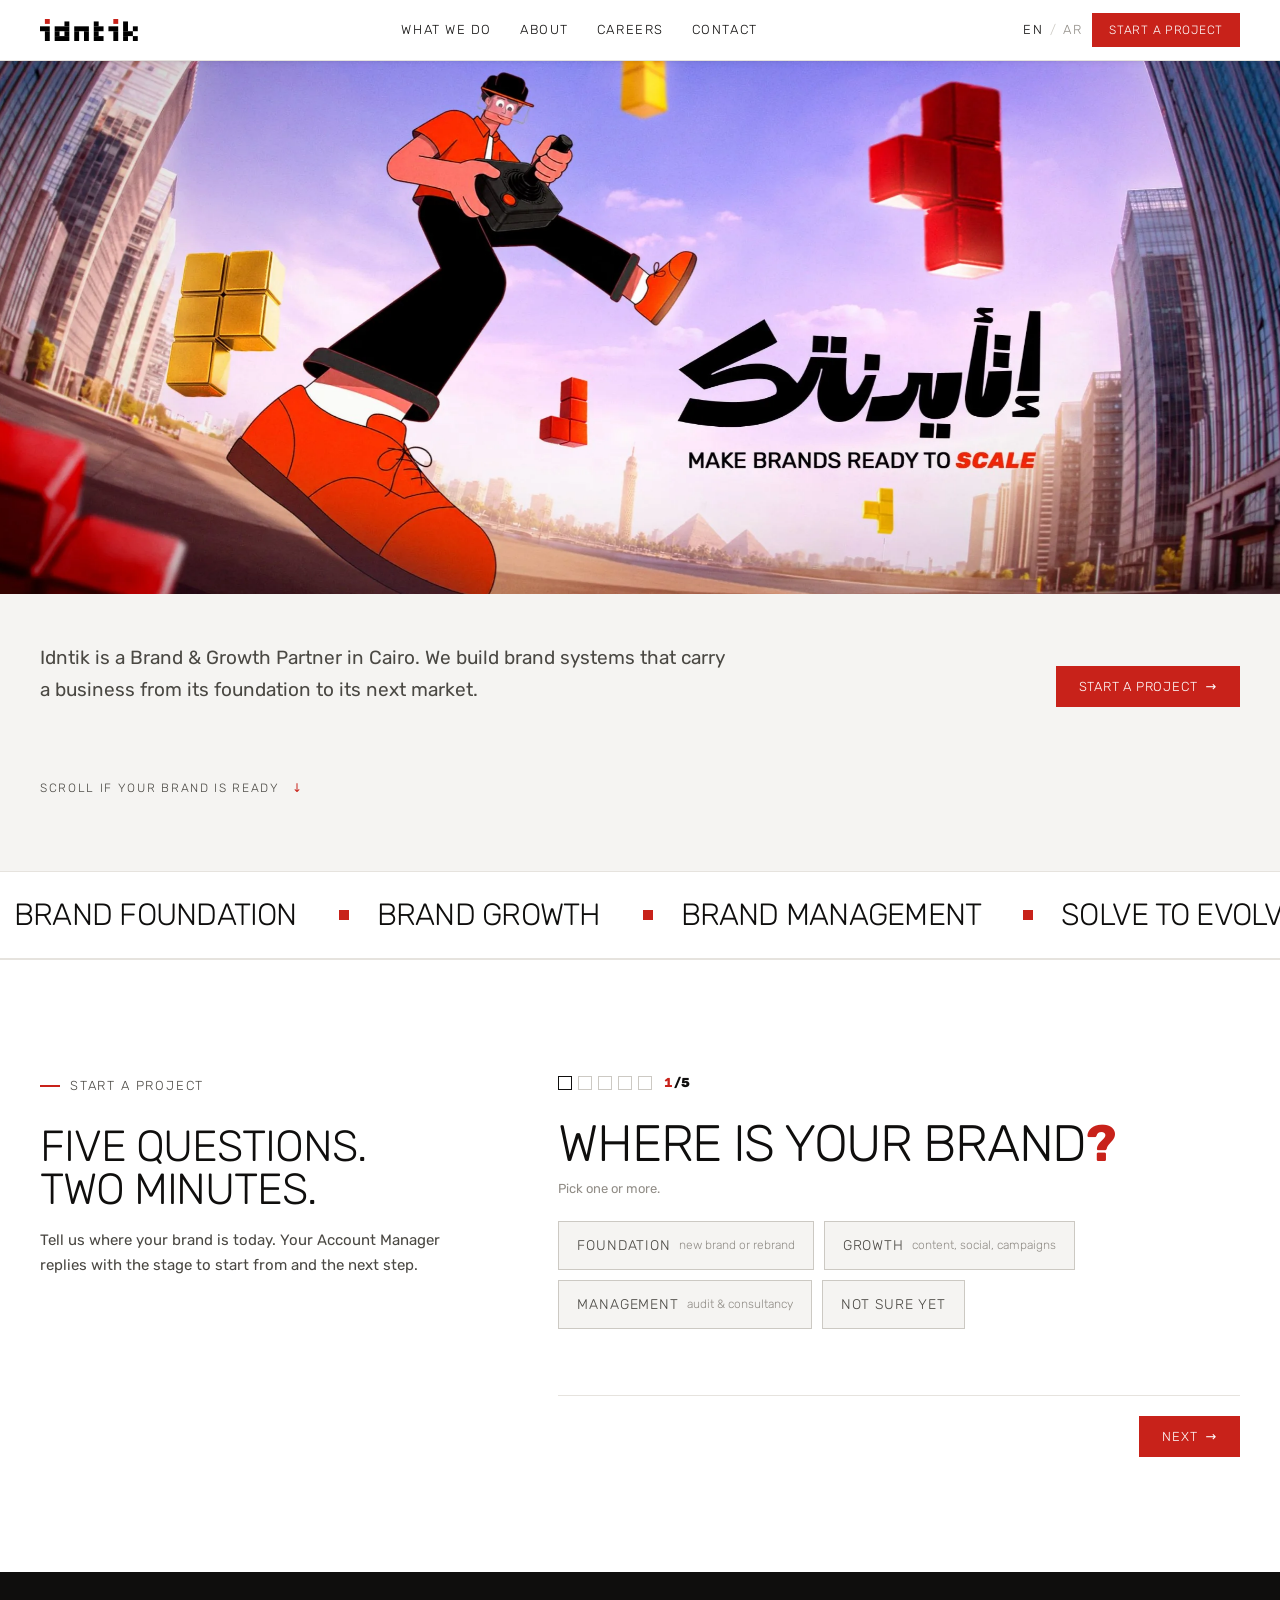
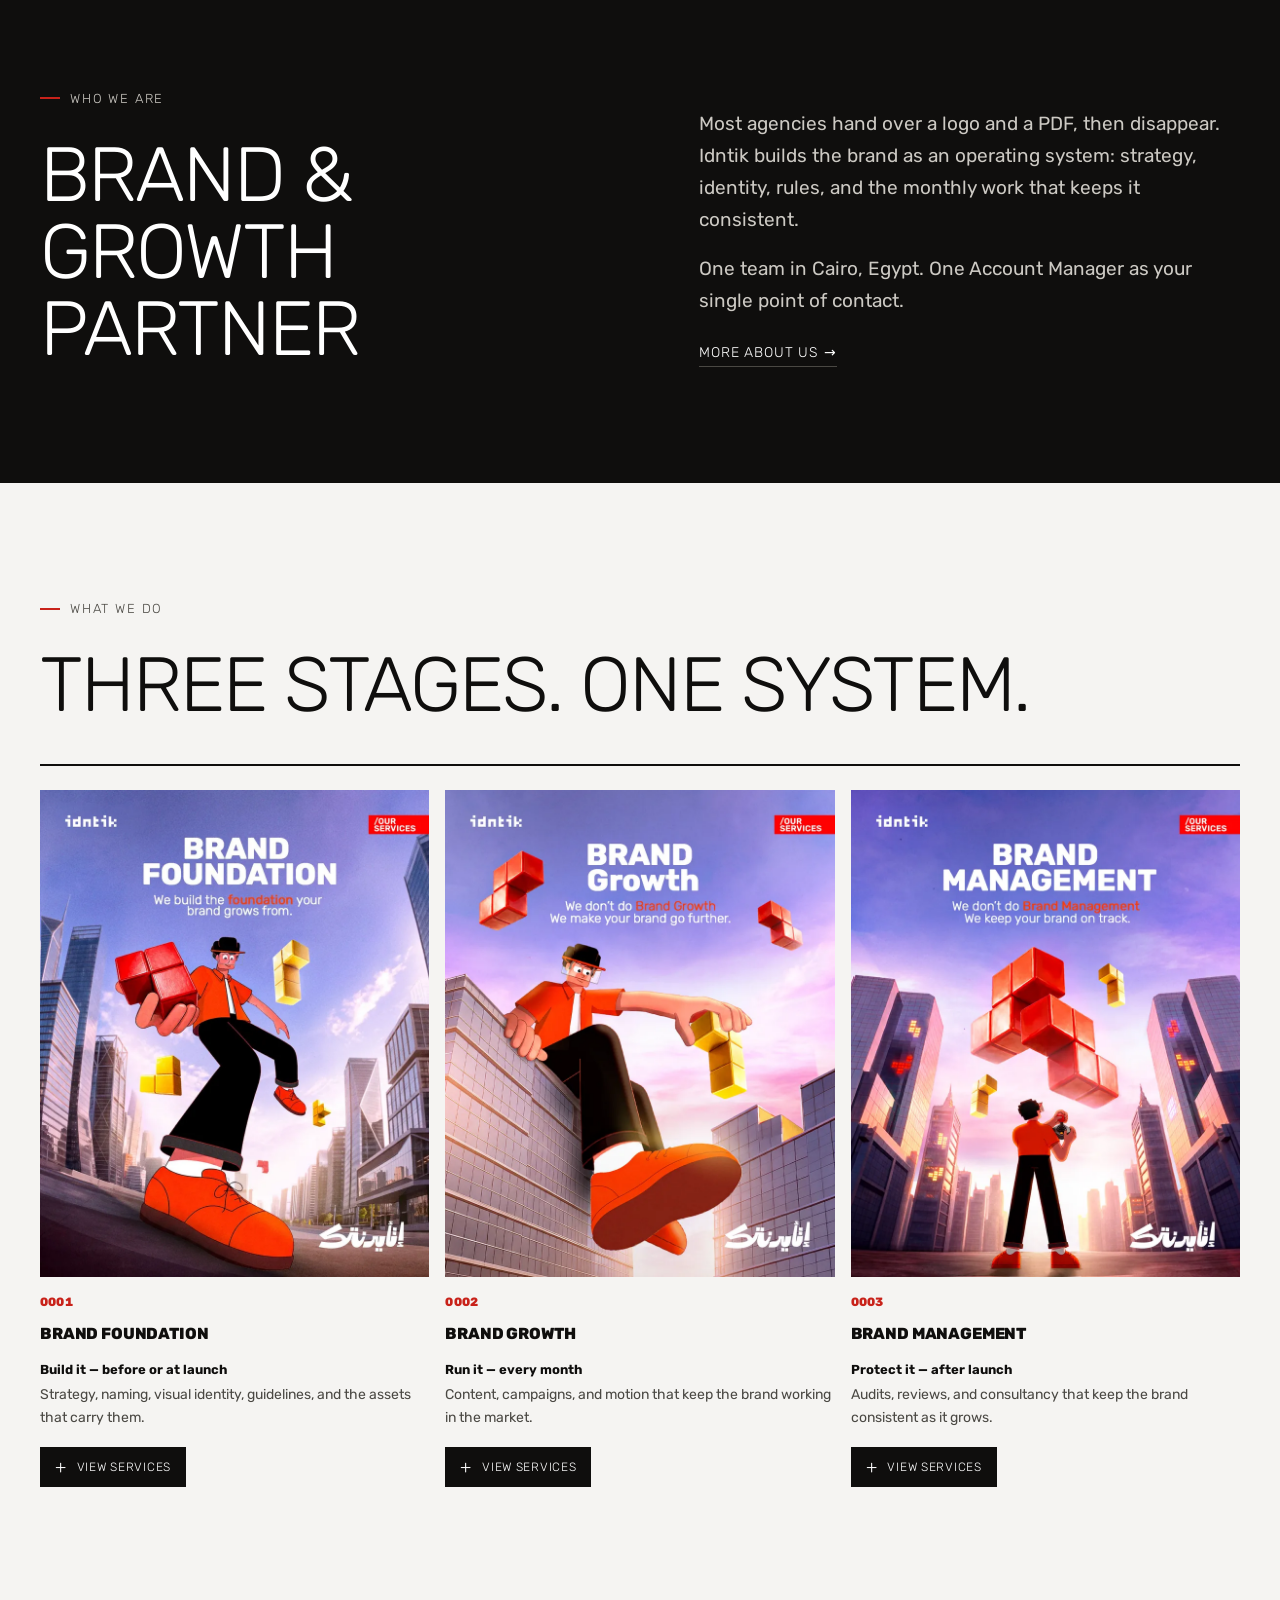
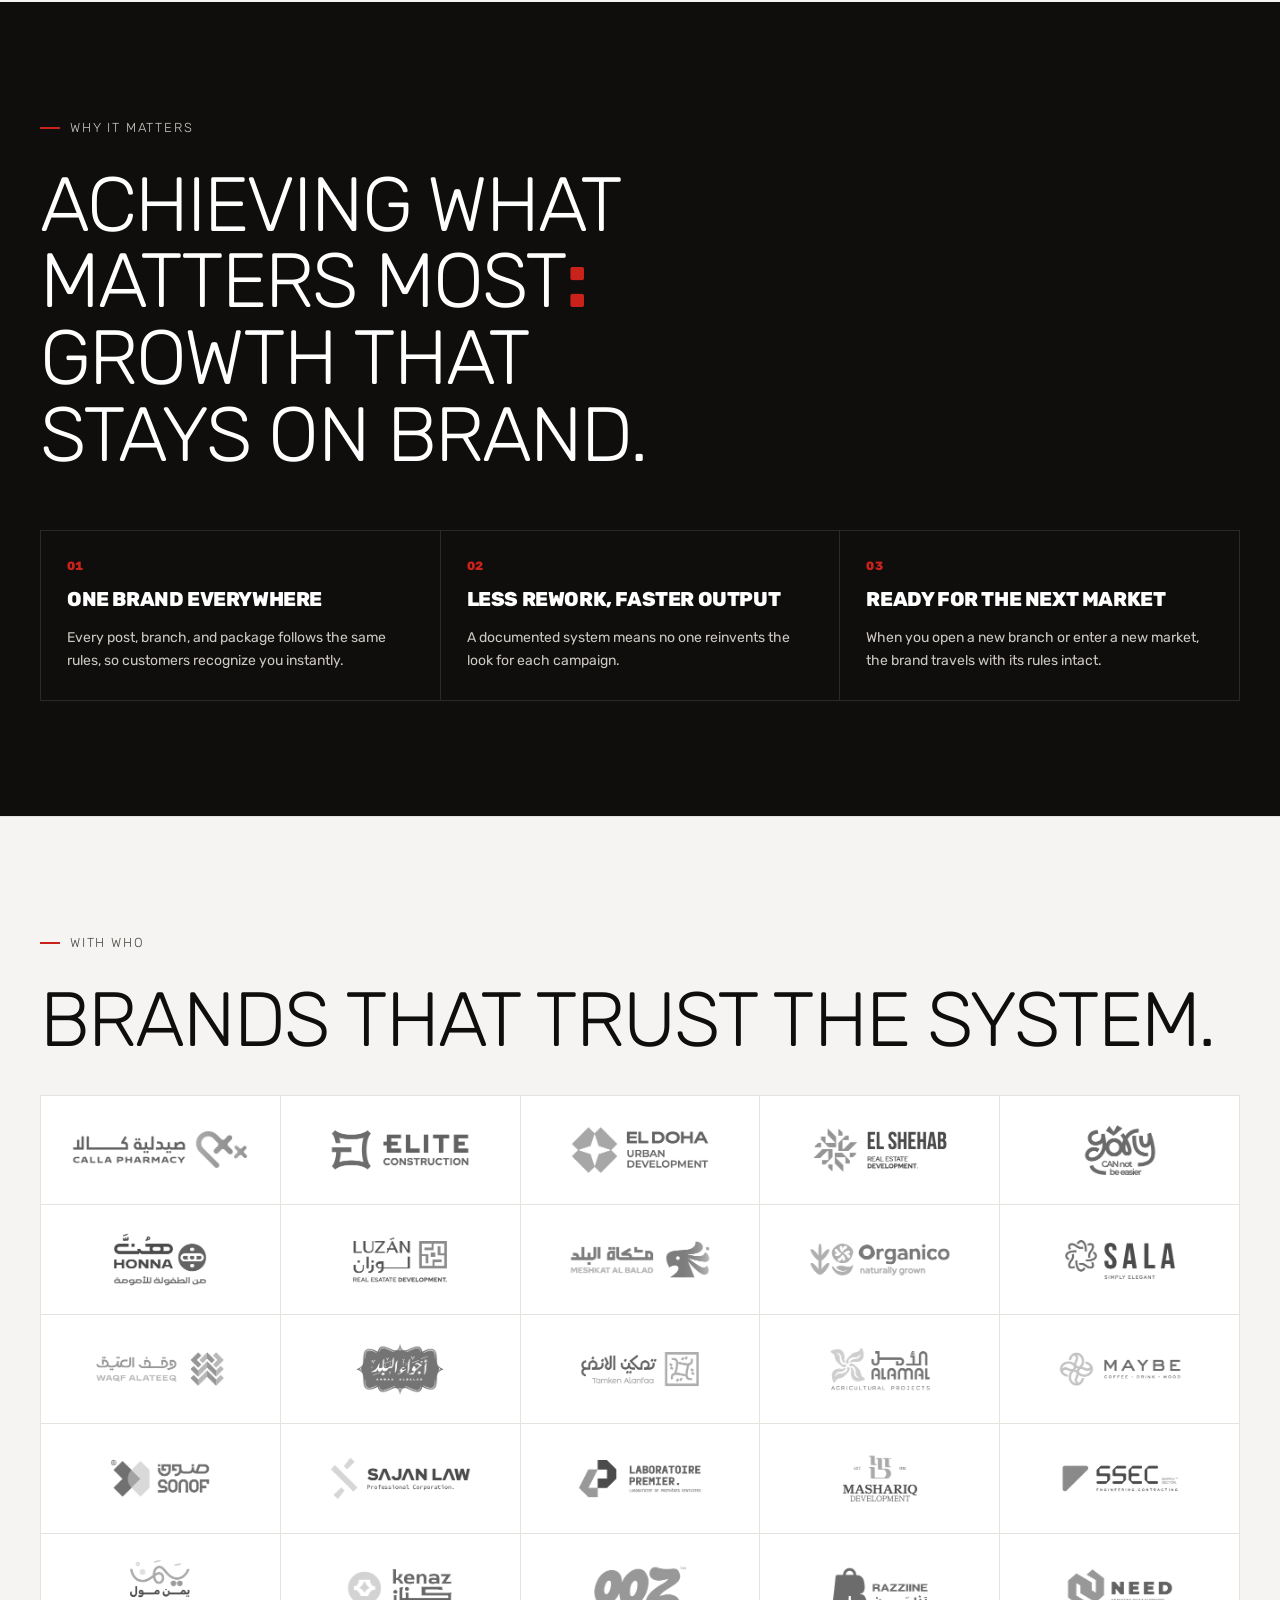
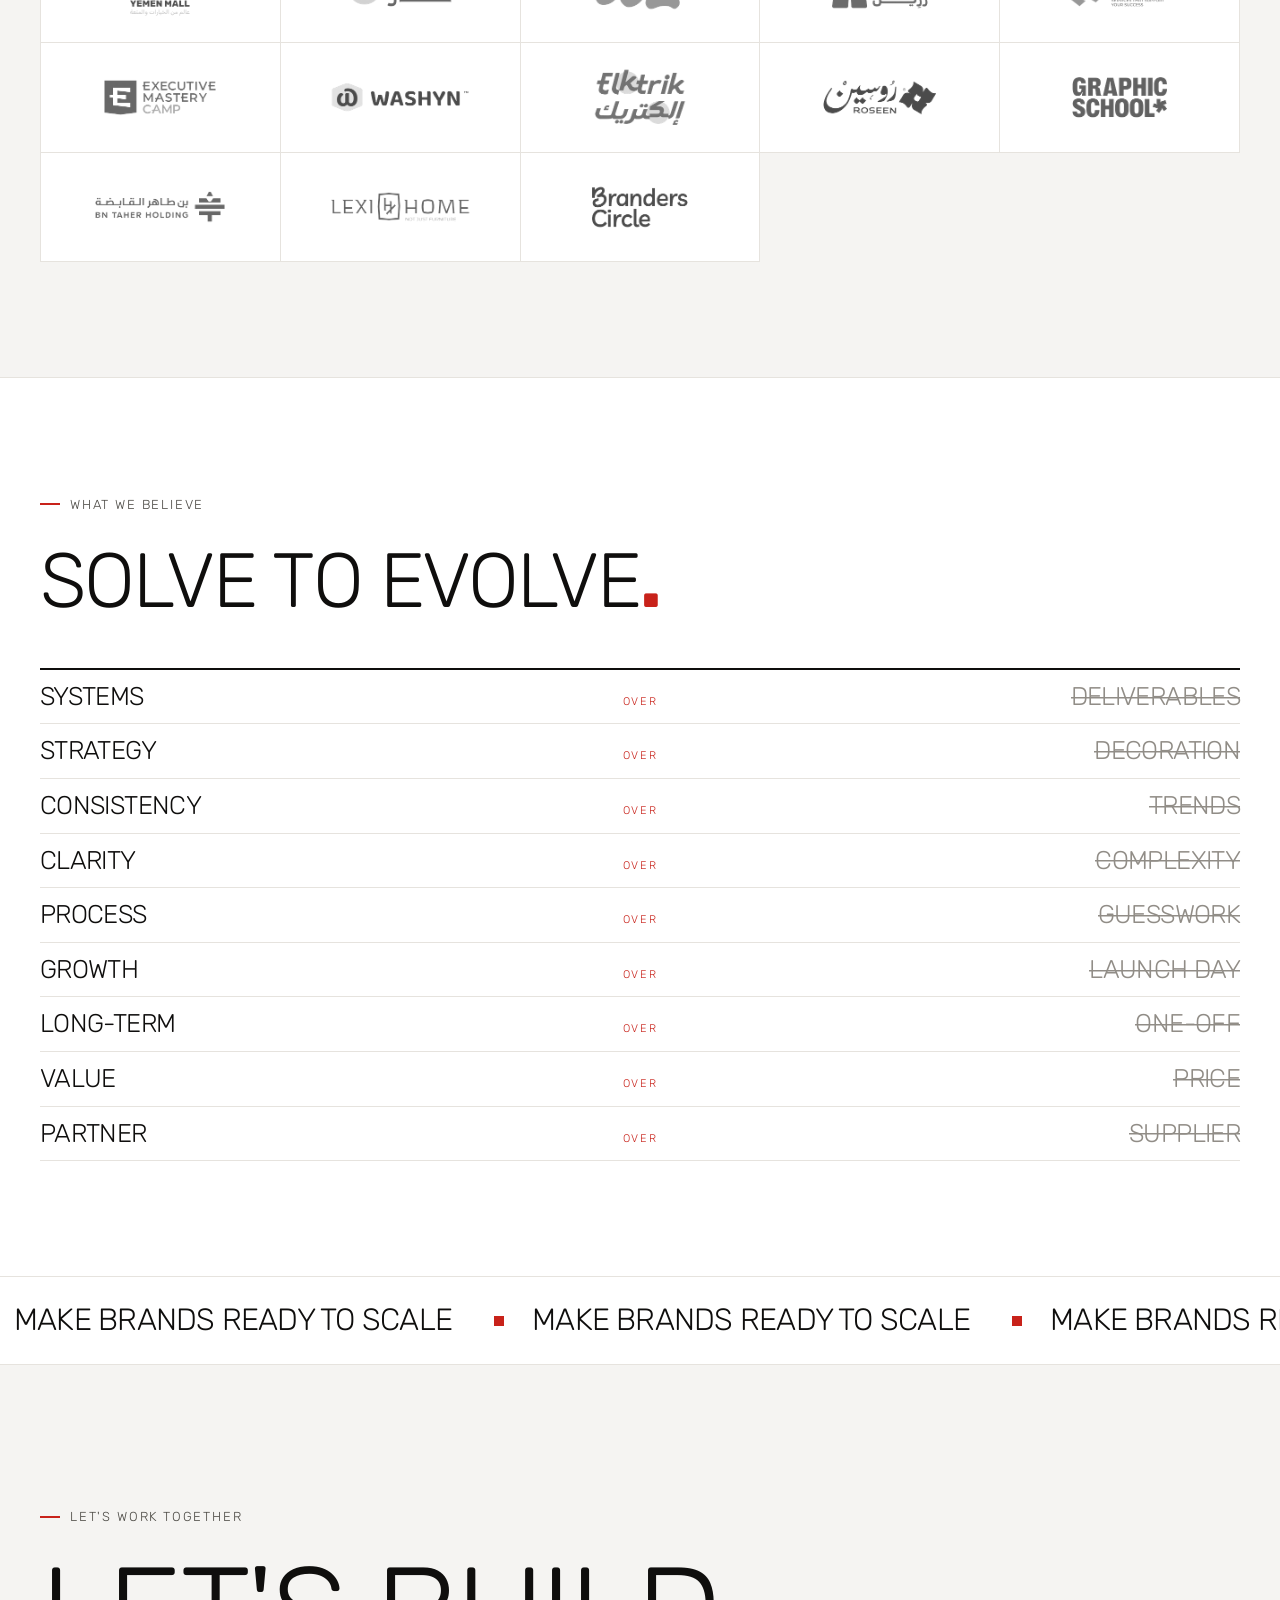
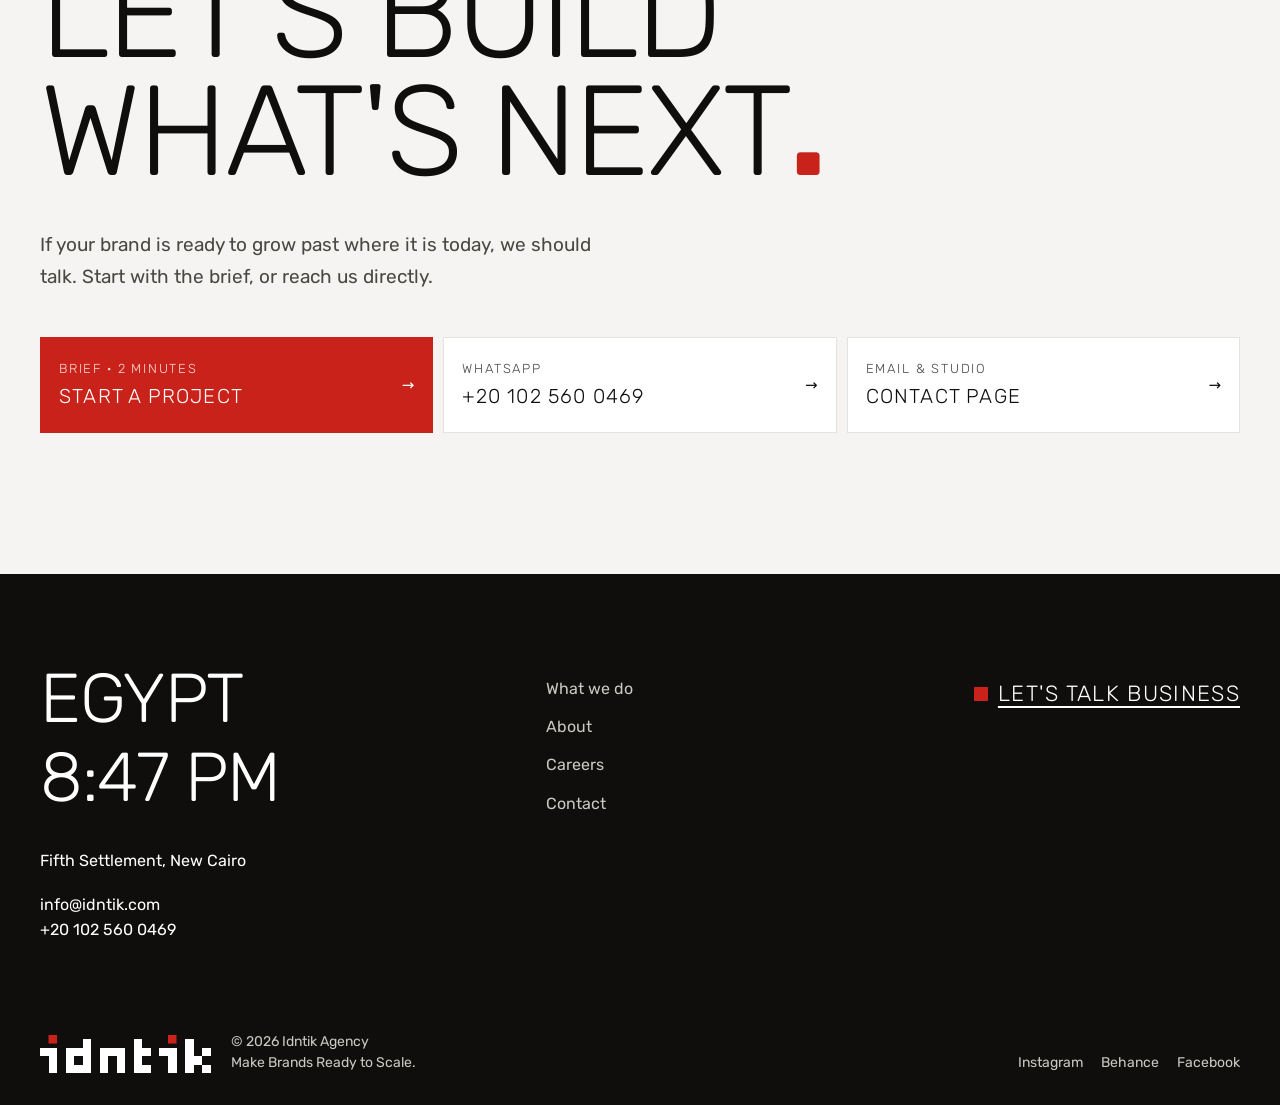
<file: index.html>
<!DOCTYPE html>
<html lang="en" dir="ltr">
<head>
<meta charset="UTF-8">
<meta name="viewport" content="width=device-width,initial-scale=1,viewport-fit=cover">
<title>Idntik — Make Brands Ready to Scale</title>
<meta name="description" content="Idntik is a Cairo-based Brand & Growth Partner building complete brand systems — foundation, growth, and management — for ambitious brands, from Cairo, Egypt.">
<meta name="theme-color" content="#F5F4F2">
<link rel="canonical" href="https://idntik.com/">
<meta property="og:type" content="website"><meta property="og:site_name" content="Idntik">
<meta property="og:title" content="Idntik — Make Brands Ready to Scale"><meta property="og:description" content="Idntik is a Cairo-based Brand & Growth Partner building complete brand systems — foundation, growth, and management — for ambitious brands, from Cairo, Egypt.">
<meta property="og:url" content="https://idntik.com/"><meta property="og:image" content="https://idntik.com/assets/hero.jpg">
<meta name="twitter:card" content="summary_large_image"><meta name="twitter:title" content="Idntik — Make Brands Ready to Scale">
<meta name="twitter:description" content="Idntik is a Cairo-based Brand & Growth Partner building complete brand systems — foundation, growth, and management — for ambitious brands, from Cairo, Egypt."><meta name="twitter:image" content="https://idntik.com/assets/hero.jpg">
<link rel="icon" href="data:image/svg+xml,%3Csvg xmlns='http://www.w3.org/2000/svg' viewBox='-6.5 -4.5 18 18' shape-rendering='crispEdges'%3E%3Crect x='-6.5' y='-4.5' width='18' height='18' fill='%23fff'/%3E%3Crect x='2' y='0' width='2' height='2' fill='%23C8221A'/%3E%3Crect x='0' y='3' width='4' height='2' fill='%23000000'/%3E%3Crect x='2' y='5' width='2' height='4' fill='%23000000'/%3E%3C/svg%3E" type="image/svg+xml"><link rel="icon" href="favicon.ico" sizes="any"><link rel="apple-touch-icon" href="assets/apple-touch-icon.png">
<link rel="preconnect" href="https://fonts.googleapis.com"><link rel="preconnect" href="https://fonts.gstatic.com" crossorigin>
<link href="https://fonts.googleapis.com/css2?family=Rubik:wght@300;400;500;600;700;800;900&display=swap" rel="stylesheet">
<link rel="preload" as="image" href="assets/hero.webp" type="image/webp">
<link rel="stylesheet" href="styles.css">
</head>
<body>
<div id="app" class="lang-en">
<a class="skip" href="#main">Skip to content</a>
<header class="topbar">
  <div class="wrap">
    <a href="index.html" class="wordmark" aria-label="Idntik home"><svg class="logo-svg" focusable="false" xmlns="http://www.w3.org/2000/svg" viewBox="0 0 40 9" shape-rendering="crispEdges" aria-hidden="true"><rect x="2" y="0" width="2" height="2" fill="#C8221A"/><rect x="30" y="0" width="2" height="2" fill="#C8221A"/><rect x="10" y="1" width="2" height="2" fill="#000000"/><rect x="22" y="1" width="2" height="2" fill="#000000"/><rect x="34" y="1" width="2" height="4" fill="#000000"/><rect x="0" y="3" width="4" height="2" fill="#000000"/><rect x="6" y="3" width="6" height="2" fill="#000000"/><rect x="14" y="3" width="6" height="2" fill="#000000"/><rect x="22" y="3" width="4" height="2" fill="#000000"/><rect x="28" y="3" width="4" height="2" fill="#000000"/><rect x="38" y="3" width="2" height="2" fill="#000000"/><rect x="2" y="5" width="2" height="4" fill="#000000"/><rect x="6" y="5" width="2" height="2" fill="#000000"/><rect x="10" y="5" width="2" height="2" fill="#000000"/><rect x="14" y="5" width="2" height="4" fill="#000000"/><rect x="18" y="5" width="2" height="4" fill="#000000"/><rect x="22" y="5" width="2" height="2" fill="#000000"/><rect x="30" y="5" width="2" height="4" fill="#000000"/><rect x="34" y="5" width="4" height="2" fill="#000000"/><rect x="6" y="7" width="6" height="2" fill="#000000"/><rect x="22" y="7" width="4" height="2" fill="#000000"/><rect x="34" y="7" width="2" height="2" fill="#000000"/><rect x="38" y="7" width="2" height="2" fill="#000000"/></svg></a>
    <nav class="nav" id="nav" aria-label="Main">
      <a href="index.html#what"><span class="en">What we do</span><span class="ar">ماذا نقدّم</span></a>
      <a href="about.html"><span class="en">About</span><span class="ar">من نحن</span></a>
      <a href="careers.html"><span class="en">Careers</span><span class="ar">الوظائف</span></a>
      <a href="contact.html"><span class="en">Contact</span><span class="ar">تواصل</span></a>
    </nav>
    <div class="tb-right">
      <button class="lang-btn" id="langBtn" type="button" aria-label="Switch language"><span class="on">EN</span><span class="sep">/</span><span class="off">AR</span></button>
      <a class="btn btn-primary btn-sm" href="index.html#brief"><span class="en">Start a project</span><span class="ar">ابدأ مشروعك</span></a>
      <button class="menu-btn" id="menuBtn" type="button" aria-label="Menu" aria-expanded="false" aria-controls="nav"><span></span><span></span><span></span></button>
    </div>
  </div>
</header>
<main id="main">

<!-- 1 · HERO (campaign cover) -->
<section class="hero hero-img">
  <figure class="hero-cover">
    <div class="hero-zoom">
      <picture>
        <source type="image/webp" srcset="assets/hero-1200.webp 1200w, assets/hero.webp 2576w" sizes="100vw">
        <img id="heroImg" src="assets/hero.jpg" width="2576" height="1073" fetchpriority="high" decoding="async"
             alt="Idntik campaign artwork: a character steering block-shaped brand pieces over Cairo, with the line Make Brands Ready to Scale">
      </picture>
    </div>
  </figure>
  <div class="wrap">
    <h1 class="hero-h1">
      <span class="en"><span class="rise"><span>Make brands</span></span><span class="rise"><span>ready to scale<em class="red">.</em></span></span></span>
      <span class="ar"><span class="rise"><span>نجهّز علامتك</span></span><span class="rise"><span>للنمو<em class="red">.</em></span></span></span>
    </h1>
    <div class="hero-row fade-in">
      <p class="lede">
        <span class="en">Idntik is a Brand &amp; Growth Partner in Cairo. We build brand systems that carry a business from its foundation to its next market.</span>
        <span class="ar">Idntik شريك العلامة والنمو من القاهرة. نبني أنظمة علامة تحمل عملك من التأسيس إلى سوقه التالي.</span>
      </p>
      <div class="hero-actions">
        <a class="btn btn-primary" href="#brief"><span class="en">Start a project</span><span class="ar">ابدأ مشروعك</span> <span class="arrow">→</span></a>
      </div>
    </div>
    <div class="scroll-cue fade-in"><span class="en">Scroll if your brand is ready</span><span class="ar">مرّر للأسفل إذا كانت علامتك جاهزة</span> <i>↓</i></div>
  </div>
</section>

<div class="marquee" aria-hidden="true"><div class="marquee-track"><span>Brand Foundation</span><span>Brand Growth</span><span>Brand Management</span><span>Solve to Evolve</span></div></div>

<!-- 2 · BRIEF FORM -->
<section class="brief" id="brief">
  <div class="wrap brief-grid">
    <div class="brief-side" data-rv>
      <div class="label"><span class="en">Start a project</span><span class="ar">ابدأ مشروعك</span></div>
      <h2 class="h2 caps"><span class="en">Five questions. Two minutes.</span><span class="ar">خمسة أسئلة. دقيقتان.</span></h2>
      <p><span class="en">Tell us where your brand is today. Your Account Manager replies with the stage to start from and the next step.</span><span class="ar">أخبرنا أين تقف علامتك اليوم، وسيرد عليك مدير الحساب بالمرحلة التي تبدأ منها والخطوة التالية.</span></p>
    </div>

    <form id="briefForm" novalidate data-rv>
      <div class="progress" aria-hidden="true">
        <div class="sqs" id="sqs"><i></i><i></i><i></i><i></i><i></i></div>
        <span class="count"><b id="stepNum">1</b>/5</span>
      </div>

      <fieldset class="step on" data-step="1">
        <legend class="q"><span class="en">Where is your brand<em class="red">?</em></span><span class="ar">أين تقف علامتك<em class="red">؟</em></span></legend>
        <p class="hint"><span class="en">Pick one or more.</span><span class="ar">اختر واحدًا أو أكثر.</span></p>
        <div class="chips">
          <label class="chip"><input type="checkbox" name="stage" value="Brand Foundation" id="st1"><span>Foundation <small class="en">new brand or rebrand</small><small class="ar">علامة جديدة أو إعادة بناء</small></span></label>
          <label class="chip"><input type="checkbox" name="stage" value="Brand Growth" id="st2"><span>Growth <small class="en">content, social, campaigns</small><small class="ar">محتوى وسوشيال وحملات</small></span></label>
          <label class="chip"><input type="checkbox" name="stage" value="Brand Management" id="st3"><span>Management <small class="en">audit &amp; consultancy</small><small class="ar">تدقيق واستشارات</small></span></label>
          <label class="chip"><input type="checkbox" name="stage" value="Not sure yet" id="st5"><span><span class="en">Not sure yet</span><span class="ar">لست متأكدًا بعد</span></span></label>
        </div>
      </fieldset>

      <fieldset class="step" data-step="2">
        <legend class="q"><span class="en">The details<em class="red">?</em></span><span class="ar">التفاصيل<em class="red">؟</em></span></legend>
        <p class="hint"><span class="en">A few lines are enough.</span><span class="ar">بضعة أسطر تكفي.</span></p>
        <div class="fields">
          <div class="field"><label for="biz"><span class="en">Brand / company</span><span class="ar">العلامة / الشركة</span></label><input id="biz" name="business" autocomplete="organization"></div>
          <div class="field"><label for="market"><span class="en">Country</span><span class="ar">الدولة</span></label>
            <select id="market" name="market">
              <option value="Egypt">Egypt · مصر</option>
            </select>
          </div>
          <div class="field full"><label for="about"><span class="en">What do you need?</span><span class="ar">ماذا تحتاج؟</span></label><textarea id="about" name="details"></textarea></div>
        </div>
      </fieldset>

      <fieldset class="step" data-step="3">
        <legend class="q"><span class="en">Budget<em class="red">?</em></span><span class="ar">الميزانية<em class="red">؟</em></span></legend>
        <p class="hint" id="budgetHint"></p>
        <div class="chips" id="budgetChips"></div>
      </fieldset>

      <fieldset class="step" data-step="4">
        <legend class="q"><span class="en">Timeframe<em class="red">?</em></span><span class="ar">التوقيت<em class="red">؟</em></span></legend>
        <p class="hint"><span class="en">When should work start?</span><span class="ar">متى تريد أن نبدأ؟</span></p>
        <div class="chips">
          <label class="chip"><input type="radio" name="timeframe" value="Immediately" id="tf1"><span><span class="en">Immediately</span><span class="ar">فورًا</span></span></label>
          <label class="chip"><input type="radio" name="timeframe" value="Within a month" id="tf2"><span><span class="en">Within a month</span><span class="ar">خلال شهر</span></span></label>
          <label class="chip"><input type="radio" name="timeframe" value="In 2–3 months" id="tf3"><span><span class="en">In 2–3 months</span><span class="ar">خلال ٢–٣ أشهر</span></span></label>
          <label class="chip"><input type="radio" name="timeframe" value="Just exploring" id="tf4"><span><span class="en">Just exploring</span><span class="ar">أستكشف فقط</span></span></label>
        </div>
      </fieldset>

      <fieldset class="step" data-step="5">
        <legend class="q"><span class="en">Contact<em class="red">?</em></span><span class="ar">التواصل<em class="red">؟</em></span></legend>
        <p class="hint"><span class="en">So we can reply to you directly.</span><span class="ar">لنرد عليك مباشرة.</span></p>
        <div class="fields">
          <div class="field"><label for="name"><span class="en">Your name</span><span class="ar">الاسم</span></label><input id="name" name="name" autocomplete="name"></div>
          <div class="field"><label for="role"><span class="en">Your role</span><span class="ar">المنصب</span></label><input id="role" name="role" autocomplete="organization-title"></div>
          <div class="field"><label for="mail"><span class="en">Email</span><span class="ar">البريد الإلكتروني</span></label><input id="mail" name="email" type="email" autocomplete="email" dir="ltr"></div>
          <div class="field"><label for="phone"><span class="en">WhatsApp</span><span class="ar">واتساب</span></label><input id="phone" name="phone" type="tel" autocomplete="tel" dir="ltr"></div>
        </div>
      </fieldset>

      <p class="err" id="err" role="alert"></p>

      <div class="form-nav" id="formNav">
        <button class="btn btn-ghost btn-sm" type="button" id="backBtn"><span class="en">Back</span><span class="ar">رجوع</span></button>
        <button class="btn btn-primary" type="button" id="nextBtn"><span class="en">Next</span><span class="ar">التالي</span> <span class="arrow">→</span></button>
        <button class="btn btn-primary" type="submit" id="sendBtn" hidden><span class="en">Send brief</span><span class="ar">أرسل الطلب</span> <span class="arrow">→</span></button>
      </div>

      <div class="done" id="done">
        <p class="q"><span class="en">Received<em class="red">.</em></span><span class="ar">وصلنا طلبك<em class="red">.</em></span></p>
        <p class="lede" id="doneMsg"></p>
        <div class="summary"></div>
        <div class="done-actions"></div>
      </div>
    </form>
  </div>
</section>

<!-- 3 · WHO WE ARE -->
<section id="who">
  <div class="wrap who-grid">
    <div data-rv>
      <div class="label"><span class="en">Who we are</span><span class="ar">من نحن</span></div>
      <h2 class="h2 caps"><span class="en">Brand &amp; Growth Partner</span><span class="ar">شريك العلامة والنمو</span></h2>
    </div>
    <div data-rv>
      <p class="lede"><span class="en">Most agencies hand over a logo and a PDF, then disappear. Idntik builds the brand as an operating system: strategy, identity, rules, and the monthly work that keeps it consistent.</span><span class="ar">أغلب الوكالات تسلّم شعارًا وملف PDF ثم تختفي. Idntik تبني العلامة كنظام تشغيل: استراتيجية وهوية وقواعد، وعمل شهري يحافظ على اتساقها.</span></p>
      <p class="lede"><span class="en">One team in Cairo, Egypt. One Account Manager as your single point of contact.</span><span class="ar">فريق واحد في القاهرة، مصر، ومدير حساب واحد هو نقطة تواصلك الوحيدة.</span></p>
      <a class="text-link" href="about.html"><span class="en">More about us</span><span class="ar">المزيد عنّا</span> <span class="arrow">→</span></a>
    </div>
  </div>
</section>

<!-- 4 · WHAT WE DO -->
<section id="what">
  <div class="wrap">
    <div class="label"><span class="en">What we do</span><span class="ar">ماذا نقدّم</span></div>
    <div class="what-head" data-rv>
      <h2 class="h2 caps"><span class="en">Three stages. One system.</span><span class="ar">ثلاث مراحل. نظام واحد.</span></h2>
    </div>
    <div class="stages" data-rv-kids>
      <article class="stage">
        <figure class="poster"><img src="assets/stage-foundation.webp" width="800" height="1000" loading="lazy" decoding="async" alt="Brand Foundation poster: the Idntik character holding red building blocks — We build the foundation your brand grows from"></figure>
        <div class="stage-meta"><span class="num">0001</span></div>
        <h3>Brand Foundation</h3>
        <p class="stage-desc"><b class="en">Build it — before or at launch</b><b class="ar">التأسيس — قبل الإطلاق أو عنده</b><span class="en">Strategy, naming, visual identity, guidelines, and the assets that carry them.</span><span class="ar">الاستراتيجية والتسمية والهوية البصرية ودليلها، والعناصر التي تحملها.</span></p>
        <button class="text-link stage-open" type="button" data-stage="foundation" aria-expanded="false" aria-controls="stageDetail"><span class="en">View services</span><span class="ar">عرض الخدمات</span> <span class="arrow">→</span></button>
      </article>
      <article class="stage">
        <figure class="poster"><img src="assets/stage-growth.webp" width="800" height="1000" loading="lazy" decoding="async" alt="Brand Growth poster: the Idntik character climbing over buildings with a yellow block — We make your brand go further"></figure>
        <div class="stage-meta"><span class="num">0002</span></div>
        <h3>Brand Growth</h3>
        <p class="stage-desc"><b class="en">Run it — every month</b><b class="ar">التشغيل — كل شهر</b><span class="en">Content, campaigns, and motion that keep the brand working in the market.</span><span class="ar">محتوى وحملات وموشن تُبقي العلامة تعمل في السوق.</span></p>
        <button class="text-link stage-open" type="button" data-stage="growth" aria-expanded="false" aria-controls="stageDetail"><span class="en">View services</span><span class="ar">عرض الخدمات</span> <span class="arrow">→</span></button>
      </article>
      <article class="stage">
        <figure class="poster"><img src="assets/stage-management.webp" width="800" height="1000" loading="lazy" decoding="async" alt="Brand Management poster: the Idntik character steering stacked red blocks with a joystick — We keep your brand on track"></figure>
        <div class="stage-meta"><span class="num">0003</span></div>
        <h3>Brand Management</h3>
        <p class="stage-desc"><b class="en">Protect it — after launch</b><b class="ar">الحماية — بعد الإطلاق</b><span class="en">Audits, reviews, and consultancy that keep the brand consistent as it grows.</span><span class="ar">تدقيق ومراجعات واستشارات تحافظ على اتساق العلامة وهي تكبر.</span></p>
        <button class="text-link stage-open" type="button" data-stage="management" aria-expanded="false" aria-controls="stageDetail"><span class="en">View services</span><span class="ar">عرض الخدمات</span> <span class="arrow">→</span></button>
      </article>
    </div>
    <div class="stage-detail" id="stageDetail" hidden></div>
  </div>
</section>

<!-- 5 · IMPACT -->
<section class="impact">
  <div class="wrap">
    <div class="label"><span class="en">Why it matters</span><span class="ar">لماذا يهم</span></div>
    <h2 class="h2 caps" data-rv><span class="en">Achieving what matters most<em class="red">:</em> growth that stays on brand.</span><span class="ar">نحقق الأهم<em class="red">:</em> نمو لا يفقد هويته.</span></h2>
    <div class="outcomes" data-rv-kids>
      <div class="oc"><span class="k">01</span><h3><span class="en">One brand everywhere</span><span class="ar">علامة واحدة في كل مكان</span></h3><p><span class="en">Every post, branch, and package follows the same rules, so customers recognize you instantly.</span><span class="ar">كل منشور وفرع وعبوة يتبع نفس القواعد، فيتعرف عليك العميل فورًا.</span></p></div>
      <div class="oc"><span class="k">02</span><h3><span class="en">Less rework, faster output</span><span class="ar">إعادة عمل أقل وإنتاج أسرع</span></h3><p><span class="en">A documented system means no one reinvents the look for each campaign.</span><span class="ar">النظام الموثّق يعني أن أحدًا لا يعيد اختراع الشكل مع كل حملة.</span></p></div>
      <div class="oc"><span class="k">03</span><h3><span class="en">Ready for the next market</span><span class="ar">جاهز للسوق التالي</span></h3><p><span class="en">When you open a new branch or enter a new market, the brand travels with its rules intact.</span><span class="ar">عند افتتاح فرع أو دخول سوق جديد، تنتقل العلامة بقواعدها كاملة.</span></p></div>
    </div>
  </div>
</section>

<!-- 6 · CLIENTS -->
<section id="clients">
  <div class="wrap">
    <div class="label"><span class="en">With who</span><span class="ar">مع من عملنا</span></div>
    <div class="clients-head" data-rv>
      <h2 class="h2 caps"><span class="en">Brands that trust the system.</span><span class="ar">علامات تثق في النظام.</span></h2>
    </div>
    <div class="logos" id="logos"></div>
  </div>
</section>

<!-- 7 · MANIFESTO -->
<section class="manifesto">
  <div class="wrap">
    <div class="label"><span class="en">What we believe</span><span class="ar">ما نؤمن به</span></div>
    <h2 class="h2 caps" data-rv>Solve to Evolve<em class="red">.</em></h2>
    <div class="pairs" id="pairs" data-rv></div>
  </div>
</section>

<div class="marquee" aria-hidden="true"><div class="marquee-track"><span>Make Brands Ready to Scale</span><span>Make Brands Ready to Scale</span><span>Make Brands Ready to Scale</span><span>Make Brands Ready to Scale</span></div></div>

<!-- 8 · CTA -->
<section class="cta" id="contact" style="border-top:none">
  <div class="wrap">
    <div class="label"><span class="en">Let's work together</span><span class="ar">لنعمل معًا</span></div>
    <h2 data-rv><span class="en">Let's build<br>what's next<em class="red">.</em></span><span class="ar">لنبنِ<br>خطوتك التالية<em class="red">.</em></span></h2>
    <div class="cta-grid">
      <div class="cta-copy">
        <p class="lede" data-rv><span class="en">If your brand is ready to grow past where it is today, we should talk. Start with the brief, or reach us directly.</span><span class="ar">إذا كانت علامتك مستعدة لتتجاوز ما هي عليه اليوم، فلنتحدث. ابدأ بالنموذج، أو تواصل معنا مباشرة.</span></p>
      </div>
      <div class="channels" data-rv-kids>
        <a class="ch primary" href="#brief"><div><div class="k"><span class="en">Brief · 2 minutes</span><span class="ar">النموذج · دقيقتان</span></div><div class="v"><span class="en">Start a project</span><span class="ar">ابدأ مشروعك</span></div></div><span class="arrow">→</span></a>
        <a class="ch" href="#" data-wa><div><div class="k">WhatsApp</div><div class="v" data-text="whatsappDisplay"></div></div><span class="arrow">→</span></a>
        <a class="ch" href="contact.html"><div><div class="k"><span class="en">Email &amp; studio</span><span class="ar">البريد والمقر</span></div><div class="v"><span class="en">Contact page</span><span class="ar">صفحة التواصل</span></div></div><span class="arrow">→</span></a>
      </div>
    </div>
  </div>
</section>

</main>
<footer class="ft">
  <div class="wrap">
    <div class="ft-grid">
      <div class="ft-loc">
        <h2 class="ft-city"><span class="en">Egypt</span><span class="ar">مصر</span></h2>
        <p class="ft-time" id="ftClock" aria-label="Cairo local time">&nbsp;</p>
        <div class="ft-info">
          <p data-text="officeAddress"></p>
          <p><a data-mail href="#"><span data-text="email"></span></a><br>
             <a data-wa href="#" dir="ltr"><span data-text="whatsappDisplay"></span></a></p>
        </div>
      </div>
      <nav class="ft-nav" aria-label="Footer">
        <a href="index.html#what"><span class="en">What we do</span><span class="ar">ماذا نقدّم</span></a>
        <a href="about.html"><span class="en">About</span><span class="ar">من نحن</span></a>
        <a href="careers.html"><span class="en">Careers</span><span class="ar">الوظائف</span></a>
        <a href="contact.html"><span class="en">Contact</span><span class="ar">تواصل</span></a>
      </nav>
      <a class="ft-cta" href="contact.html"><i></i><span class="en">Let's talk business</span><span class="ar">لنتحدّث في العمل</span></a>
    </div>
    <div class="ft-bottom">
      <div class="ft-brand">
        <a href="index.html" class="f-big" aria-label="Idntik home"><svg class="logo-svg" focusable="false" xmlns="http://www.w3.org/2000/svg" viewBox="0 0 40 9" shape-rendering="crispEdges" aria-hidden="true"><rect x="2" y="0" width="2" height="2" fill="#C8221A"/><rect x="30" y="0" width="2" height="2" fill="#C8221A"/><rect x="10" y="1" width="2" height="2" fill="#000000"/><rect x="22" y="1" width="2" height="2" fill="#000000"/><rect x="34" y="1" width="2" height="4" fill="#000000"/><rect x="0" y="3" width="4" height="2" fill="#000000"/><rect x="6" y="3" width="6" height="2" fill="#000000"/><rect x="14" y="3" width="6" height="2" fill="#000000"/><rect x="22" y="3" width="4" height="2" fill="#000000"/><rect x="28" y="3" width="4" height="2" fill="#000000"/><rect x="38" y="3" width="2" height="2" fill="#000000"/><rect x="2" y="5" width="2" height="4" fill="#000000"/><rect x="6" y="5" width="2" height="2" fill="#000000"/><rect x="10" y="5" width="2" height="2" fill="#000000"/><rect x="14" y="5" width="2" height="4" fill="#000000"/><rect x="18" y="5" width="2" height="4" fill="#000000"/><rect x="22" y="5" width="2" height="2" fill="#000000"/><rect x="30" y="5" width="2" height="4" fill="#000000"/><rect x="34" y="5" width="4" height="2" fill="#000000"/><rect x="6" y="7" width="6" height="2" fill="#000000"/><rect x="22" y="7" width="4" height="2" fill="#000000"/><rect x="34" y="7" width="2" height="2" fill="#000000"/><rect x="38" y="7" width="2" height="2" fill="#000000"/></svg></a>
        <span>© 2026 Idntik Agency<br><span class="en">Make Brands Ready to Scale.</span><span class="ar">نجهّز العلامات للتوسّع.</span></span>
      </div>
      <div class="ft-social">
        <a data-link="instagramUrl" data-tag href="#">Instagram</a>
        <a data-link="behanceUrl" data-tag href="#">Behance</a>
        <a data-link="facebookUrl" data-tag href="#">Facebook</a>
      </div>
    </div>
  </div>
</footer>
</div>
<script src="site.js"></script>
</body>
</html>
</file>
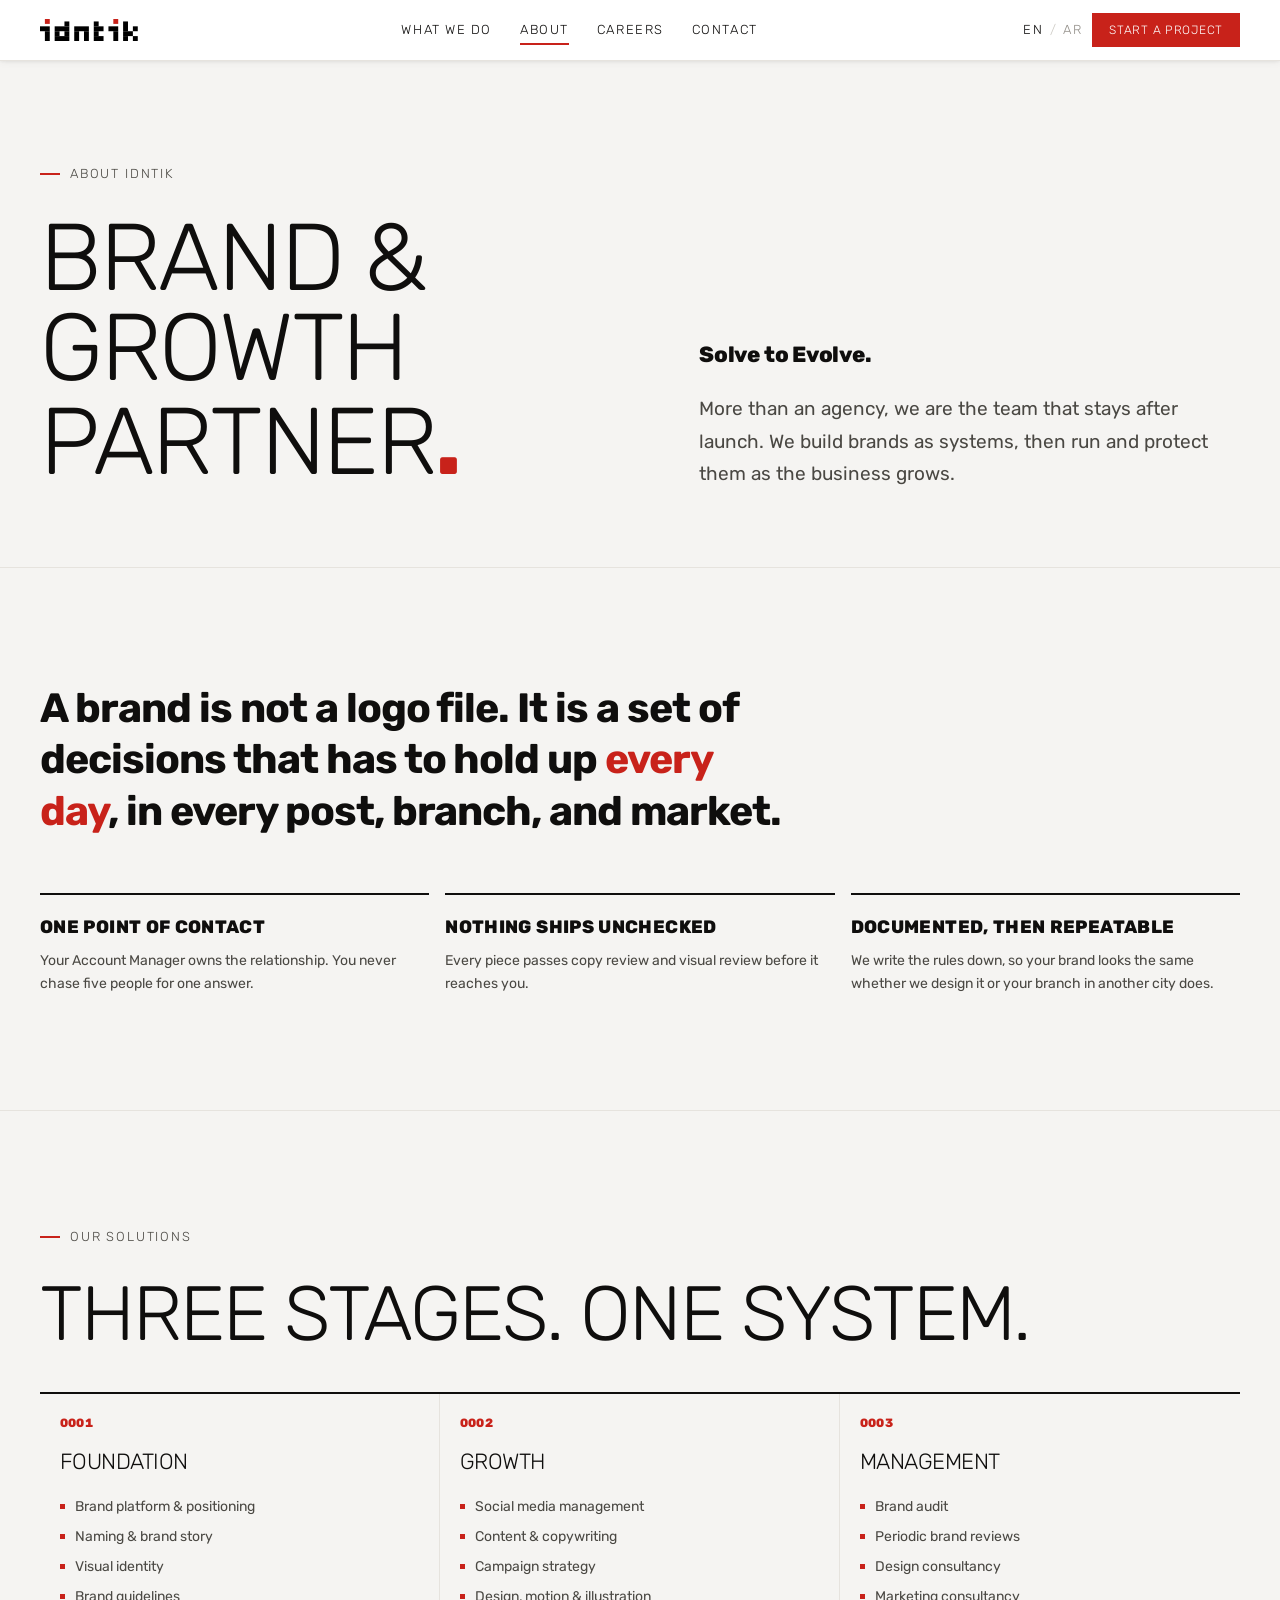
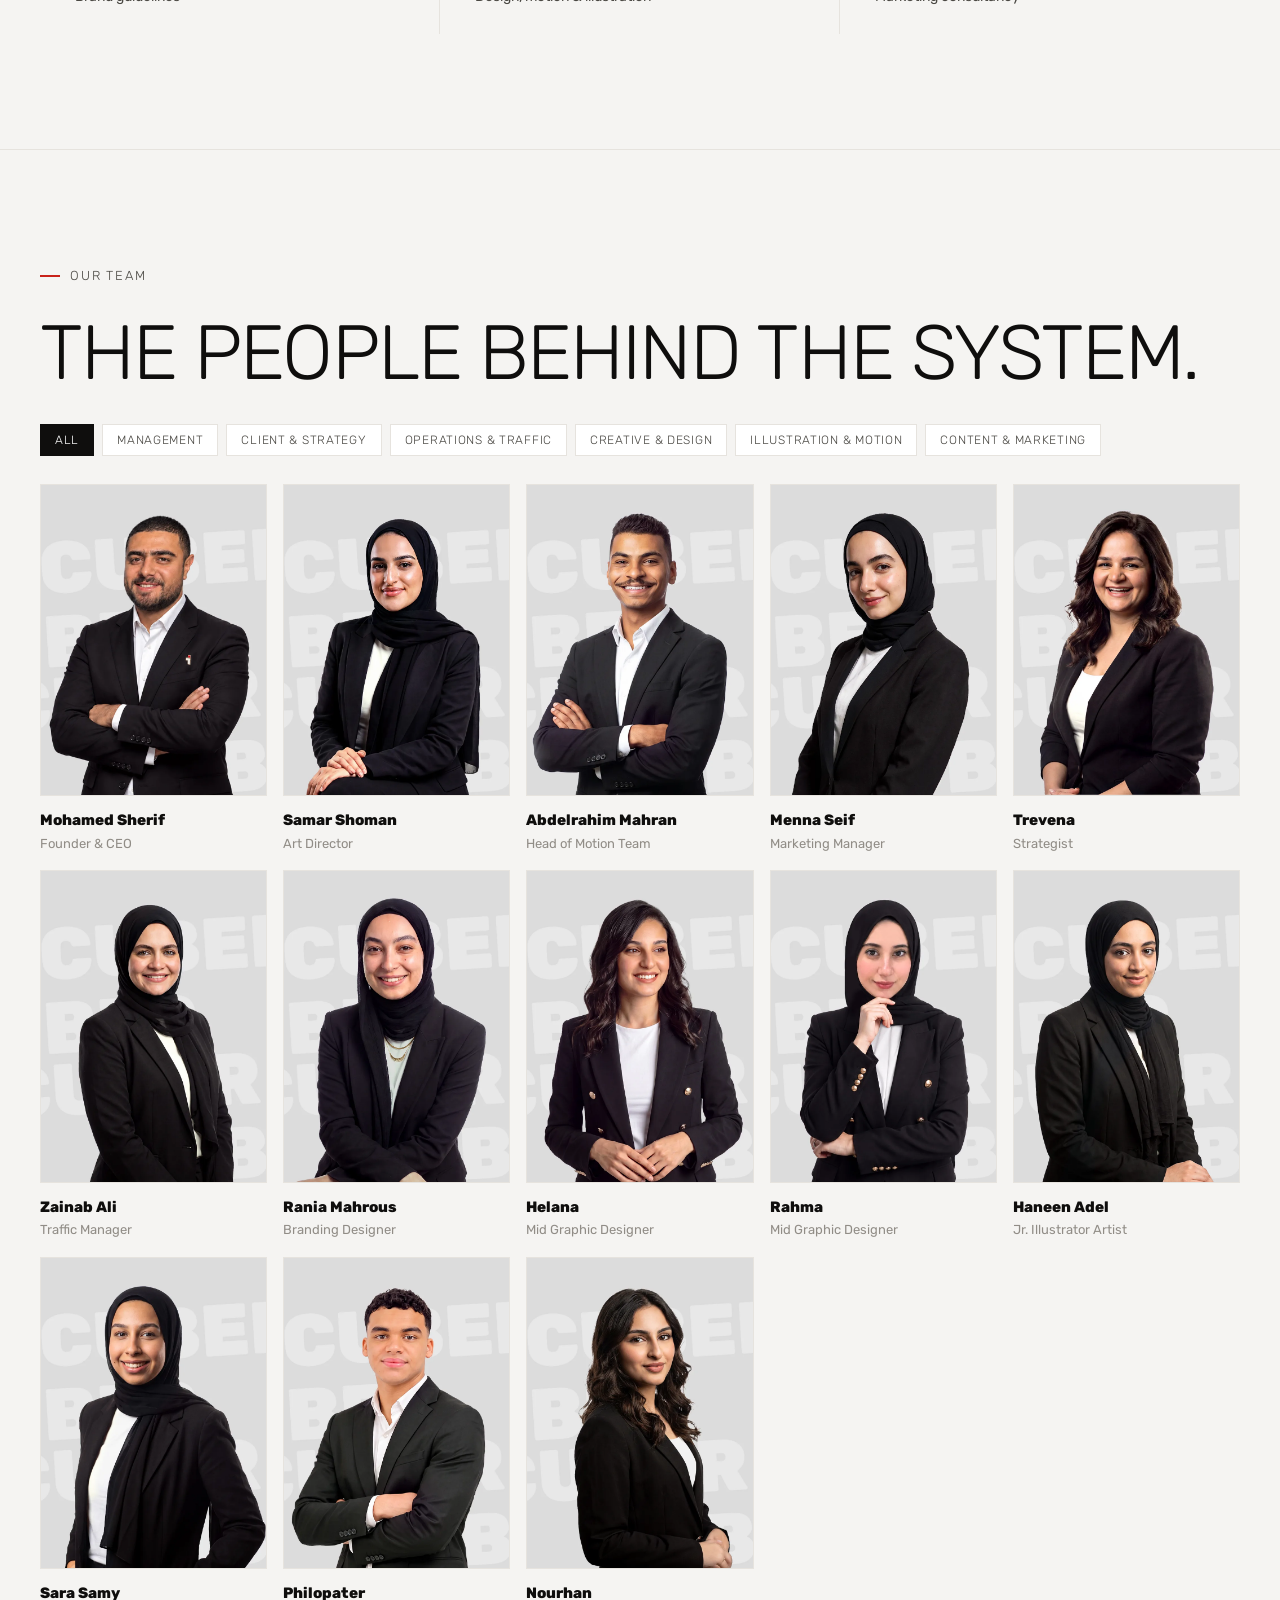
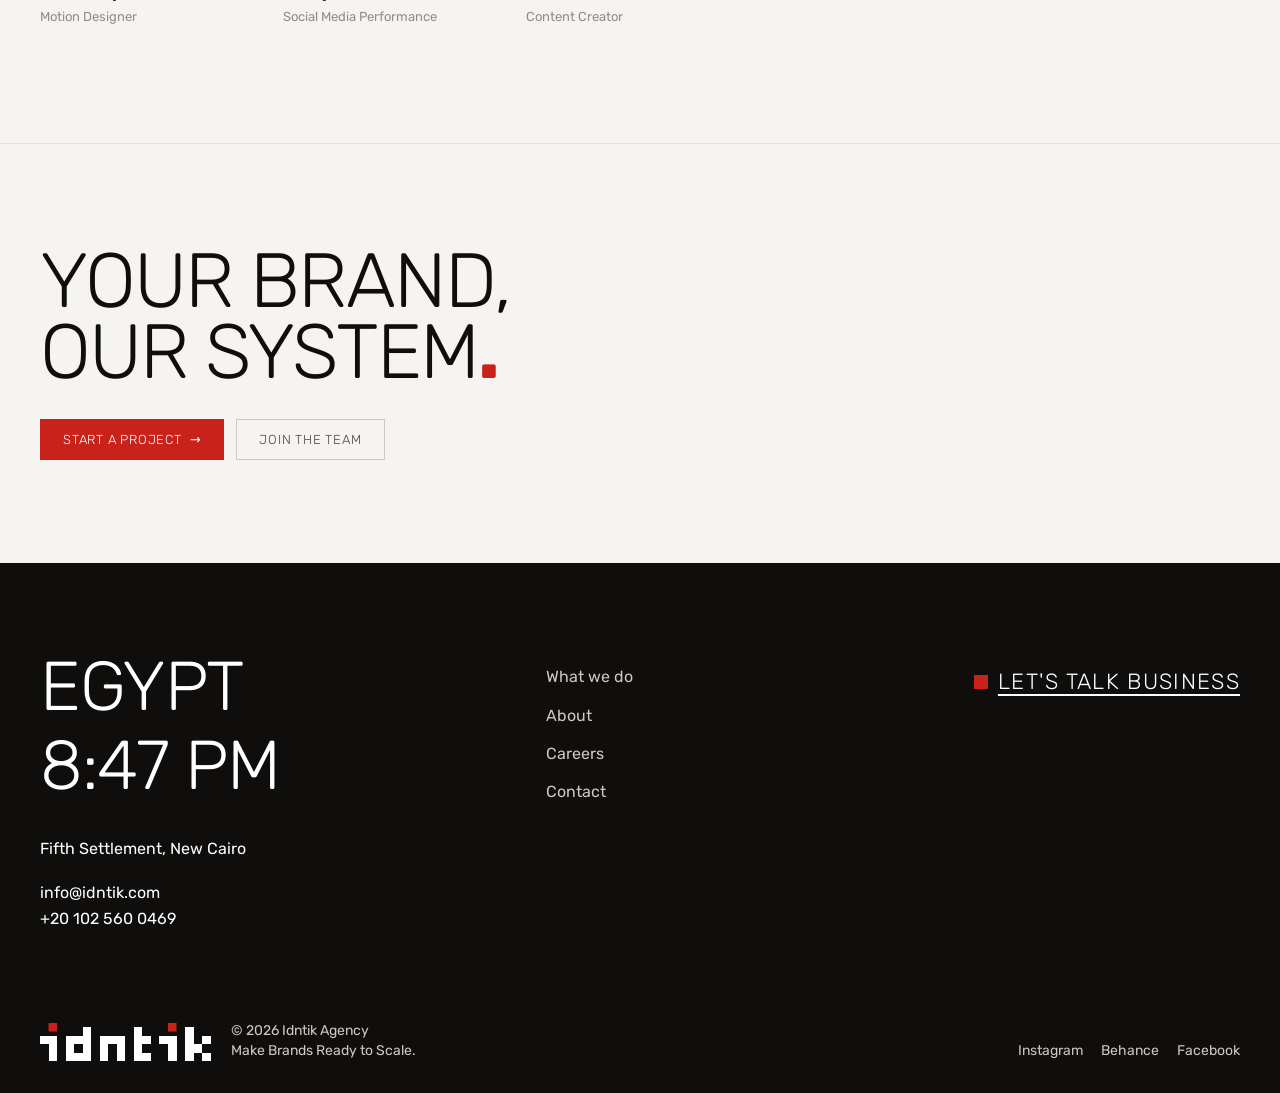
<file: about.html>
<!DOCTYPE html>
<html lang="en" dir="ltr">
<head>
<meta charset="UTF-8">
<meta name="viewport" content="width=device-width,initial-scale=1,viewport-fit=cover">
<title>About — Idntik</title>
<meta name="description" content="Idntik is a Brand & Growth Partner in Cairo: one team building, running, and protecting brand systems based in Cairo, Egypt.">
<meta name="theme-color" content="#F5F4F2">
<link rel="canonical" href="https://idntik.com/about.html">
<meta property="og:type" content="website"><meta property="og:site_name" content="Idntik">
<meta property="og:title" content="About — Idntik"><meta property="og:description" content="Idntik is a Brand & Growth Partner in Cairo: one team building, running, and protecting brand systems based in Cairo, Egypt.">
<meta property="og:url" content="https://idntik.com/about.html"><meta property="og:image" content="https://idntik.com/assets/hero.jpg">
<meta name="twitter:card" content="summary_large_image"><meta name="twitter:title" content="About — Idntik">
<meta name="twitter:description" content="Idntik is a Brand & Growth Partner in Cairo: one team building, running, and protecting brand systems based in Cairo, Egypt."><meta name="twitter:image" content="https://idntik.com/assets/hero.jpg">
<link rel="icon" href="data:image/svg+xml,%3Csvg xmlns='http://www.w3.org/2000/svg' viewBox='-6.5 -4.5 18 18' shape-rendering='crispEdges'%3E%3Crect x='-6.5' y='-4.5' width='18' height='18' fill='%23fff'/%3E%3Crect x='2' y='0' width='2' height='2' fill='%23C8221A'/%3E%3Crect x='0' y='3' width='4' height='2' fill='%23000000'/%3E%3Crect x='2' y='5' width='2' height='4' fill='%23000000'/%3E%3C/svg%3E" type="image/svg+xml"><link rel="icon" href="favicon.ico" sizes="any"><link rel="apple-touch-icon" href="assets/apple-touch-icon.png">
<link rel="preconnect" href="https://fonts.googleapis.com"><link rel="preconnect" href="https://fonts.gstatic.com" crossorigin>
<link href="https://fonts.googleapis.com/css2?family=Rubik:wght@300;400;500;600;700;800;900&display=swap" rel="stylesheet">
<link rel="stylesheet" href="styles.css">
</head>
<body>
<div id="app" class="lang-en">
<a class="skip" href="#main">Skip to content</a>
<header class="topbar">
  <div class="wrap">
    <a href="index.html" class="wordmark" aria-label="Idntik home"><svg class="logo-svg" focusable="false" xmlns="http://www.w3.org/2000/svg" viewBox="0 0 40 9" shape-rendering="crispEdges" aria-hidden="true"><rect x="2" y="0" width="2" height="2" fill="#C8221A"/><rect x="30" y="0" width="2" height="2" fill="#C8221A"/><rect x="10" y="1" width="2" height="2" fill="#000000"/><rect x="22" y="1" width="2" height="2" fill="#000000"/><rect x="34" y="1" width="2" height="4" fill="#000000"/><rect x="0" y="3" width="4" height="2" fill="#000000"/><rect x="6" y="3" width="6" height="2" fill="#000000"/><rect x="14" y="3" width="6" height="2" fill="#000000"/><rect x="22" y="3" width="4" height="2" fill="#000000"/><rect x="28" y="3" width="4" height="2" fill="#000000"/><rect x="38" y="3" width="2" height="2" fill="#000000"/><rect x="2" y="5" width="2" height="4" fill="#000000"/><rect x="6" y="5" width="2" height="2" fill="#000000"/><rect x="10" y="5" width="2" height="2" fill="#000000"/><rect x="14" y="5" width="2" height="4" fill="#000000"/><rect x="18" y="5" width="2" height="4" fill="#000000"/><rect x="22" y="5" width="2" height="2" fill="#000000"/><rect x="30" y="5" width="2" height="4" fill="#000000"/><rect x="34" y="5" width="4" height="2" fill="#000000"/><rect x="6" y="7" width="6" height="2" fill="#000000"/><rect x="22" y="7" width="4" height="2" fill="#000000"/><rect x="34" y="7" width="2" height="2" fill="#000000"/><rect x="38" y="7" width="2" height="2" fill="#000000"/></svg></a>
    <nav class="nav" id="nav" aria-label="Main">
      <a href="index.html#what"><span class="en">What we do</span><span class="ar">ماذا نقدّم</span></a>
      <a href="about.html"><span class="en">About</span><span class="ar">من نحن</span></a>
      <a href="careers.html"><span class="en">Careers</span><span class="ar">الوظائف</span></a>
      <a href="contact.html"><span class="en">Contact</span><span class="ar">تواصل</span></a>
    </nav>
    <div class="tb-right">
      <button class="lang-btn" id="langBtn" type="button" aria-label="Switch language"><span class="on">EN</span><span class="sep">/</span><span class="off">AR</span></button>
      <a class="btn btn-primary btn-sm" href="index.html#brief"><span class="en">Start a project</span><span class="ar">ابدأ مشروعك</span></a>
      <button class="menu-btn" id="menuBtn" type="button" aria-label="Menu" aria-expanded="false" aria-controls="nav"><span></span><span></span><span></span></button>
    </div>
  </div>
</header>
<main id="main">

<section class="page-hero">
  <div class="wrap ph-grid">
    <div>
      <div class="label fade-in"><span class="en">About Idntik</span><span class="ar">عن Idntik</span></div>
      <h1>
        <span class="en"><span class="rise"><span>Brand &amp; Growth</span></span><span class="rise"><span>Partner<em class="red">.</em></span></span></span>
        <span class="ar"><span class="rise"><span>شريك العلامة</span></span><span class="rise"><span>والنمو<em class="red">.</em></span></span></span>
      </h1>
    </div>
    <div class="ph-side fade-in">
      <p class="tagline">Solve to Evolve.</p>
      <p class="lede"><span class="en">More than an agency, we are the team that stays after launch. We build brands as systems, then run and protect them as the business grows.</span><span class="ar">أكثر من وكالة، نحن الفريق الذي يبقى بعد الإطلاق. نبني العلامات كأنظمة، ثم نشغّلها ونحميها كلما نما العمل.</span></p>
    </div>
  </div>
</section>

<section>
  <div class="wrap">
    <p class="statement" data-rv><span class="en">A brand is not a logo file. It is a set of decisions that has to hold up <em>every day</em>, in every post, branch, and market.</span><span class="ar">العلامة ليست ملف شعار. إنها مجموعة قرارات يجب أن تصمد <em>كل يوم</em>، في كل منشور وفرع وسوق.</span></p>
    <div class="values" data-rv-kids>
      <div class="val"><h3><span class="en">One point of contact</span><span class="ar">نقطة تواصل واحدة</span></h3><p><span class="en">Your Account Manager owns the relationship. You never chase five people for one answer.</span><span class="ar">مدير الحساب مسؤول عن العلاقة كاملة. لن تطارد خمسة أشخاص لتحصل على إجابة واحدة.</span></p></div>
      <div class="val"><h3><span class="en">Nothing ships unchecked</span><span class="ar">لا شيء يخرج دون مراجعة</span></h3><p><span class="en">Every piece passes copy review and visual review before it reaches you.</span><span class="ar">كل عمل يمر بمراجعة المحتوى ثم المراجعة البصرية قبل أن يصلك.</span></p></div>
      <div class="val"><h3><span class="en">Documented, then repeatable</span><span class="ar">موثّق، ثم قابل للتكرار</span></h3><p><span class="en">We write the rules down, so your brand looks the same whether we design it or your branch in another city does.</span><span class="ar">نوثّق القواعد، لتبدو علامتك واحدة سواء صممناها نحن أو فرعك في مدينة أخرى.</span></p></div>
    </div>
  </div>
</section>

<section>
  <div class="wrap">
    <div class="label"><span class="en">Our solutions</span><span class="ar">حلولنا</span></div>
    <h2 class="h2 caps" data-rv style="margin-bottom:40px"><span class="en">Three stages. One system.</span><span class="ar">ثلاث مراحل. نظام واحد.</span></h2>
    <div class="solutions" data-rv-kids>
      <div class="sol"><span class="num">0001</span><h3>Foundation</h3><ul>
        <li><span class="en">Brand platform &amp; positioning</span><span class="ar">منصة العلامة والتموضع</span></li>
        <li><span class="en">Naming &amp; brand story</span><span class="ar">التسمية وقصة العلامة</span></li>
        <li><span class="en">Visual identity</span><span class="ar">الهوية البصرية</span></li>
        <li><span class="en">Brand guidelines</span><span class="ar">دليل العلامة</span></li></ul></div>
      <div class="sol"><span class="num">0002</span><h3>Growth</h3><ul>
        <li><span class="en">Social media management</span><span class="ar">إدارة السوشيال ميديا</span></li>
        <li><span class="en">Content &amp; copywriting</span><span class="ar">المحتوى وكتابة النصوص</span></li>
        <li><span class="en">Campaign strategy</span><span class="ar">استراتيجية الحملات</span></li>
        <li><span class="en">Design, motion &amp; illustration</span><span class="ar">التصميم والموشن والرسوم</span></li></ul></div>
      <div class="sol"><span class="num">0003</span><h3>Management</h3><ul>
        <li><span class="en">Brand audit</span><span class="ar">تدقيق العلامة</span></li>
        <li><span class="en">Periodic brand reviews</span><span class="ar">مراجعات دورية</span></li>
        <li><span class="en">Design consultancy</span><span class="ar">استشارات التصميم</span></li>
        <li><span class="en">Marketing consultancy</span><span class="ar">استشارات التسويق</span></li></ul></div>
    </div>
  </div>
</section>

<section>
  <div class="wrap">
    <div class="label"><span class="en">Our team</span><span class="ar">فريقنا</span></div>
    <h2 class="h2 caps" data-rv style="margin-bottom:32px"><span class="en">The people behind the system.</span><span class="ar">الناس وراء النظام.</span></h2>
    <div class="filters" id="filters" role="group" aria-label="Filter by department"></div>
    <div class="team" id="team"></div>
  </div>
</section>

<section class="cta" style="padding-block:clamp(64px,8vw,112px)">
  <div class="wrap">
    <h2 data-rv style="font-size:var(--d-xl)"><span class="en">Your brand,<br>our system<em class="red">.</em></span><span class="ar">علامتك،<br>ونظامنا<em class="red">.</em></span></h2>
    <div class="hero-actions" style="margin-top:32px" data-rv>
      <a class="btn btn-primary" href="index.html#brief"><span class="en">Start a project</span><span class="ar">ابدأ مشروعك</span> <span class="arrow">→</span></a>
      <a class="btn btn-ghost" href="careers.html"><span class="en">Join the team</span><span class="ar">انضم للفريق</span></a>
    </div>
  </div>
</section>

</main>
<footer class="ft">
  <div class="wrap">
    <div class="ft-grid">
      <div class="ft-loc">
        <h2 class="ft-city"><span class="en">Egypt</span><span class="ar">مصر</span></h2>
        <p class="ft-time" id="ftClock" aria-label="Cairo local time">&nbsp;</p>
        <div class="ft-info">
          <p data-text="officeAddress"></p>
          <p><a data-mail href="#"><span data-text="email"></span></a><br>
             <a data-wa href="#" dir="ltr"><span data-text="whatsappDisplay"></span></a></p>
        </div>
      </div>
      <nav class="ft-nav" aria-label="Footer">
        <a href="index.html#what"><span class="en">What we do</span><span class="ar">ماذا نقدّم</span></a>
        <a href="about.html"><span class="en">About</span><span class="ar">من نحن</span></a>
        <a href="careers.html"><span class="en">Careers</span><span class="ar">الوظائف</span></a>
        <a href="contact.html"><span class="en">Contact</span><span class="ar">تواصل</span></a>
      </nav>
      <a class="ft-cta" href="contact.html"><i></i><span class="en">Let's talk business</span><span class="ar">لنتحدّث في العمل</span></a>
    </div>
    <div class="ft-bottom">
      <div class="ft-brand">
        <a href="index.html" class="f-big" aria-label="Idntik home"><svg class="logo-svg" focusable="false" xmlns="http://www.w3.org/2000/svg" viewBox="0 0 40 9" shape-rendering="crispEdges" aria-hidden="true"><rect x="2" y="0" width="2" height="2" fill="#C8221A"/><rect x="30" y="0" width="2" height="2" fill="#C8221A"/><rect x="10" y="1" width="2" height="2" fill="#000000"/><rect x="22" y="1" width="2" height="2" fill="#000000"/><rect x="34" y="1" width="2" height="4" fill="#000000"/><rect x="0" y="3" width="4" height="2" fill="#000000"/><rect x="6" y="3" width="6" height="2" fill="#000000"/><rect x="14" y="3" width="6" height="2" fill="#000000"/><rect x="22" y="3" width="4" height="2" fill="#000000"/><rect x="28" y="3" width="4" height="2" fill="#000000"/><rect x="38" y="3" width="2" height="2" fill="#000000"/><rect x="2" y="5" width="2" height="4" fill="#000000"/><rect x="6" y="5" width="2" height="2" fill="#000000"/><rect x="10" y="5" width="2" height="2" fill="#000000"/><rect x="14" y="5" width="2" height="4" fill="#000000"/><rect x="18" y="5" width="2" height="4" fill="#000000"/><rect x="22" y="5" width="2" height="2" fill="#000000"/><rect x="30" y="5" width="2" height="4" fill="#000000"/><rect x="34" y="5" width="4" height="2" fill="#000000"/><rect x="6" y="7" width="6" height="2" fill="#000000"/><rect x="22" y="7" width="4" height="2" fill="#000000"/><rect x="34" y="7" width="2" height="2" fill="#000000"/><rect x="38" y="7" width="2" height="2" fill="#000000"/></svg></a>
        <span>© 2026 Idntik Agency<br><span class="en">Make Brands Ready to Scale.</span><span class="ar">نجهّز العلامات للتوسّع.</span></span>
      </div>
      <div class="ft-social">
        <a data-link="instagramUrl" data-tag href="#">Instagram</a>
        <a data-link="behanceUrl" data-tag href="#">Behance</a>
        <a data-link="facebookUrl" data-tag href="#">Facebook</a>
      </div>
    </div>
  </div>
</footer>
</div>
<script src="site.js"></script>
</body>
</html>
</file>
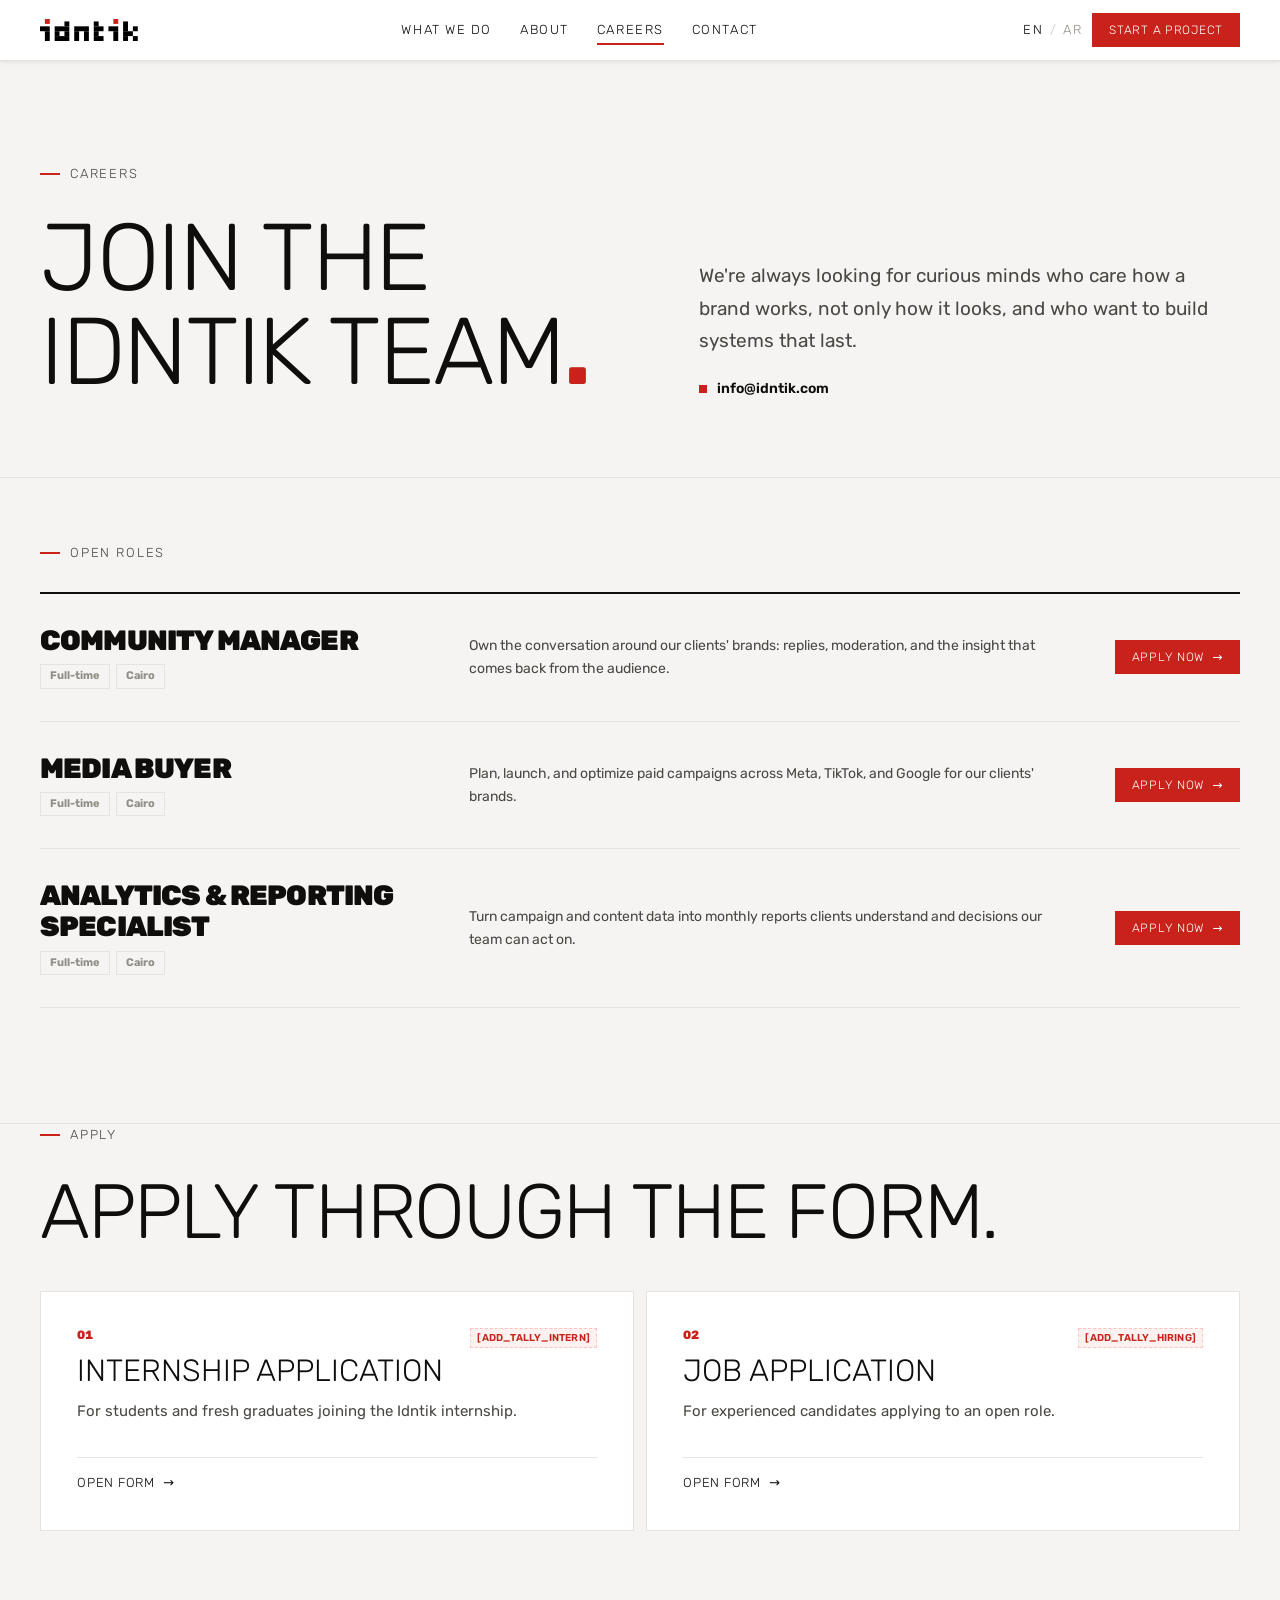
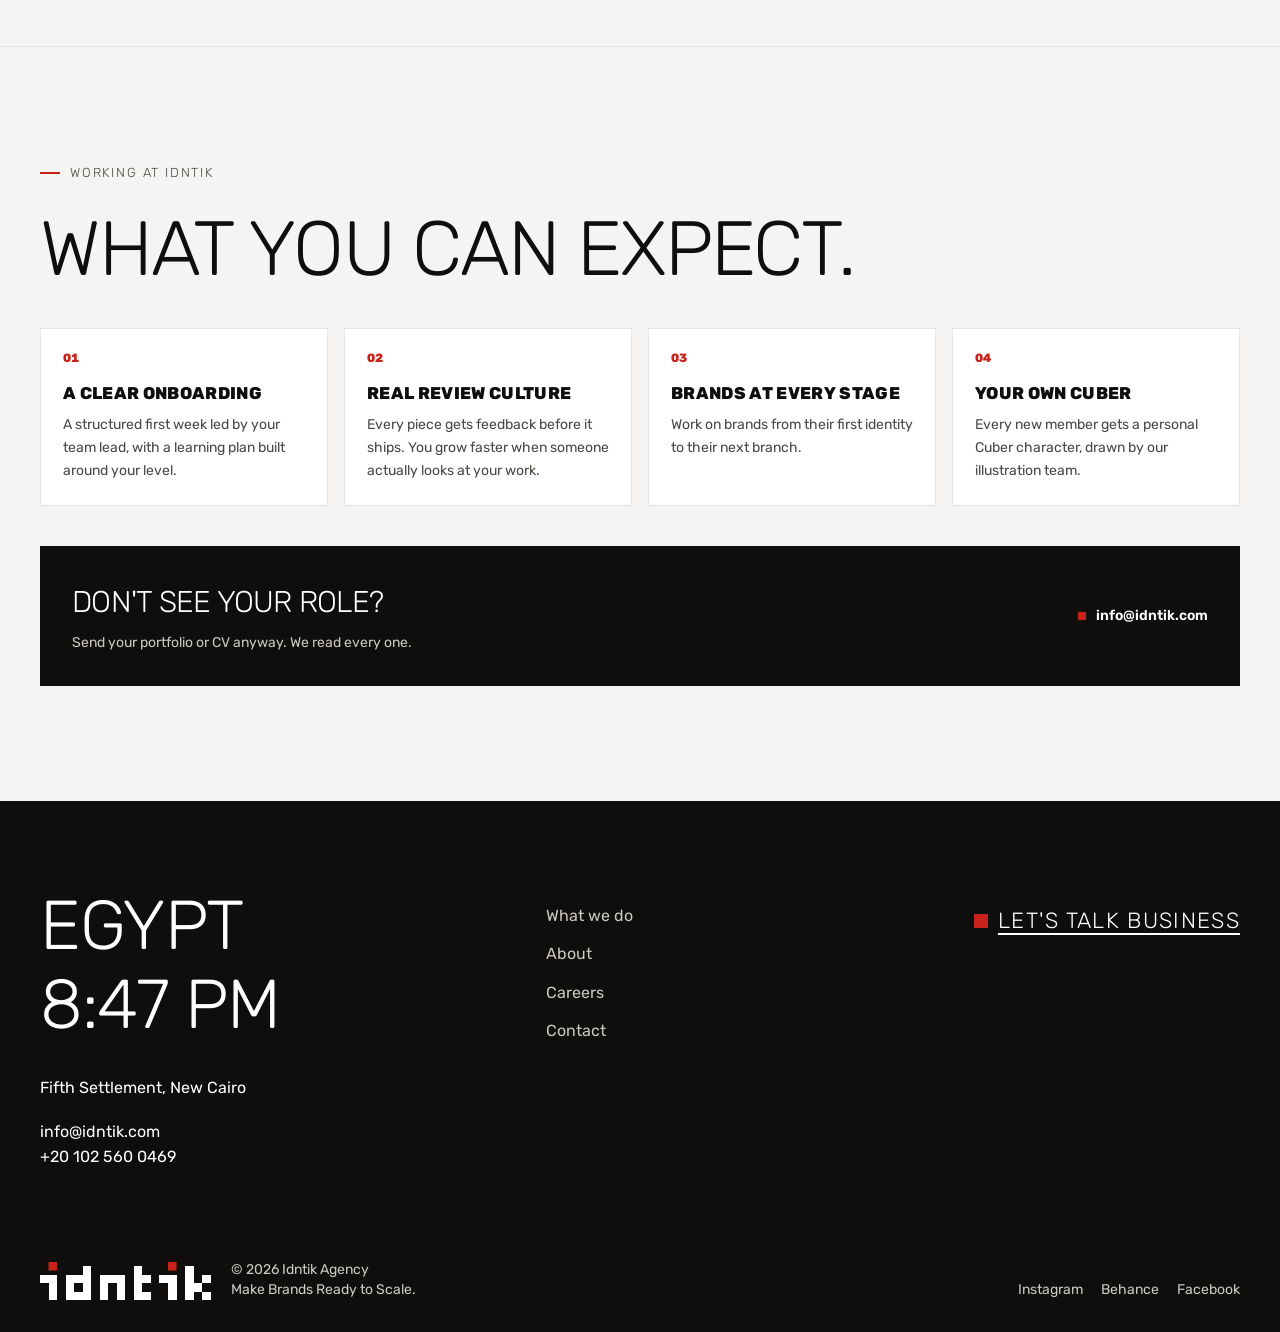
<file: careers.html>
<!DOCTYPE html>
<html lang="en" dir="ltr">
<head>
<meta charset="UTF-8">
<meta name="viewport" content="width=device-width,initial-scale=1,viewport-fit=cover">
<title>Careers — Idntik</title>
<meta name="description" content="Join Idntik in Cairo. Open roles in community, media buying, and analytics, plus open applications for designers, illustrators, and strategists.">
<meta name="theme-color" content="#F5F4F2">
<link rel="canonical" href="https://idntik.com/careers.html">
<meta property="og:type" content="website"><meta property="og:site_name" content="Idntik">
<meta property="og:title" content="Careers — Idntik"><meta property="og:description" content="Join Idntik in Cairo. Open roles in community, media buying, and analytics, plus open applications for designers, illustrators, and strategists.">
<meta property="og:url" content="https://idntik.com/careers.html"><meta property="og:image" content="https://idntik.com/assets/hero.jpg">
<meta name="twitter:card" content="summary_large_image"><meta name="twitter:title" content="Careers — Idntik">
<meta name="twitter:description" content="Join Idntik in Cairo. Open roles in community, media buying, and analytics, plus open applications for designers, illustrators, and strategists."><meta name="twitter:image" content="https://idntik.com/assets/hero.jpg">
<link rel="icon" href="data:image/svg+xml,%3Csvg xmlns='http://www.w3.org/2000/svg' viewBox='-6.5 -4.5 18 18' shape-rendering='crispEdges'%3E%3Crect x='-6.5' y='-4.5' width='18' height='18' fill='%23fff'/%3E%3Crect x='2' y='0' width='2' height='2' fill='%23C8221A'/%3E%3Crect x='0' y='3' width='4' height='2' fill='%23000000'/%3E%3Crect x='2' y='5' width='2' height='4' fill='%23000000'/%3E%3C/svg%3E" type="image/svg+xml"><link rel="icon" href="favicon.ico" sizes="any"><link rel="apple-touch-icon" href="assets/apple-touch-icon.png">
<link rel="preconnect" href="https://fonts.googleapis.com"><link rel="preconnect" href="https://fonts.gstatic.com" crossorigin>
<link href="https://fonts.googleapis.com/css2?family=Rubik:wght@300;400;500;600;700;800;900&display=swap" rel="stylesheet">
<link rel="stylesheet" href="styles.css">
</head>
<body>
<div id="app" class="lang-en">
<a class="skip" href="#main">Skip to content</a>
<header class="topbar">
  <div class="wrap">
    <a href="index.html" class="wordmark" aria-label="Idntik home"><svg class="logo-svg" focusable="false" xmlns="http://www.w3.org/2000/svg" viewBox="0 0 40 9" shape-rendering="crispEdges" aria-hidden="true"><rect x="2" y="0" width="2" height="2" fill="#C8221A"/><rect x="30" y="0" width="2" height="2" fill="#C8221A"/><rect x="10" y="1" width="2" height="2" fill="#000000"/><rect x="22" y="1" width="2" height="2" fill="#000000"/><rect x="34" y="1" width="2" height="4" fill="#000000"/><rect x="0" y="3" width="4" height="2" fill="#000000"/><rect x="6" y="3" width="6" height="2" fill="#000000"/><rect x="14" y="3" width="6" height="2" fill="#000000"/><rect x="22" y="3" width="4" height="2" fill="#000000"/><rect x="28" y="3" width="4" height="2" fill="#000000"/><rect x="38" y="3" width="2" height="2" fill="#000000"/><rect x="2" y="5" width="2" height="4" fill="#000000"/><rect x="6" y="5" width="2" height="2" fill="#000000"/><rect x="10" y="5" width="2" height="2" fill="#000000"/><rect x="14" y="5" width="2" height="4" fill="#000000"/><rect x="18" y="5" width="2" height="4" fill="#000000"/><rect x="22" y="5" width="2" height="2" fill="#000000"/><rect x="30" y="5" width="2" height="4" fill="#000000"/><rect x="34" y="5" width="4" height="2" fill="#000000"/><rect x="6" y="7" width="6" height="2" fill="#000000"/><rect x="22" y="7" width="4" height="2" fill="#000000"/><rect x="34" y="7" width="2" height="2" fill="#000000"/><rect x="38" y="7" width="2" height="2" fill="#000000"/></svg></a>
    <nav class="nav" id="nav" aria-label="Main">
      <a href="index.html#what"><span class="en">What we do</span><span class="ar">ماذا نقدّم</span></a>
      <a href="about.html"><span class="en">About</span><span class="ar">من نحن</span></a>
      <a href="careers.html"><span class="en">Careers</span><span class="ar">الوظائف</span></a>
      <a href="contact.html"><span class="en">Contact</span><span class="ar">تواصل</span></a>
    </nav>
    <div class="tb-right">
      <button class="lang-btn" id="langBtn" type="button" aria-label="Switch language"><span class="on">EN</span><span class="sep">/</span><span class="off">AR</span></button>
      <a class="btn btn-primary btn-sm" href="index.html#brief"><span class="en">Start a project</span><span class="ar">ابدأ مشروعك</span></a>
      <button class="menu-btn" id="menuBtn" type="button" aria-label="Menu" aria-expanded="false" aria-controls="nav"><span></span><span></span><span></span></button>
    </div>
  </div>
</header>
<main id="main">

<section class="page-hero">
  <div class="wrap ph-grid">
    <div>
      <div class="label fade-in"><span class="en">Careers</span><span class="ar">الوظائف</span></div>
      <h1>
        <span class="en"><span class="rise"><span>Join the</span></span><span class="rise"><span>Idntik team<em class="red">.</em></span></span></span>
        <span class="ar"><span class="rise"><span>انضم إلى</span></span><span class="rise"><span>فريق Idntik<em class="red">.</em></span></span></span>
      </h1>
    </div>
    <div class="ph-side fade-in">
      <p class="lede"><span class="en">We're always looking for curious minds who care how a brand works, not only how it looks, and who want to build systems that last.</span><span class="ar">نبحث دائمًا عن عقول فضولية تهتم بكيف تعمل العلامة، لا بشكلها فقط، وتريد أن تبني أنظمة تدوم.</span></p>
      <span class="sq"><span data-text="hrEmail"></span></span>
    </div>
  </div>
</section>

<section id="jobsWrap" style="padding-top:clamp(40px,5vw,72px)">
  <div class="wrap">
    <div class="label"><span class="en">Open roles</span><span class="ar">الوظائف المتاحة</span></div>
    <div class="jobs" id="jobs" data-rv-kids></div>
  </div>
</section>

<section id="forms" style="padding-top:0">
  <div class="wrap">
    <div class="label"><span class="en">Apply</span><span class="ar">قدّم الآن</span></div>
    <h2 class="h2 caps" data-rv style="margin-bottom:40px"><span class="en">Apply through the form.</span><span class="ar">قدّم من خلال النموذج.</span></h2>
    <div class="tforms" data-rv-kids>
      <a class="tform" data-link="tallyInternUrl" data-tag href="#"><span class="tf-n">01</span><h3><span class="en">Internship application</span><span class="ar">التقديم على التدريب</span></h3><p><span class="en">For students and fresh graduates joining the Idntik internship.</span><span class="ar">للطلاب وحديثي التخرج للانضمام لتدريب Idntik.</span></p><span class="tf-go"><span class="en">Open form</span><span class="ar">افتح النموذج</span> <span class="arrow">→</span></span></a>
      <a class="tform" data-link="tallyHiringUrl" data-tag href="#"><span class="tf-n">02</span><h3><span class="en">Job application</span><span class="ar">التقديم على وظيفة</span></h3><p><span class="en">For experienced candidates applying to an open role.</span><span class="ar">لأصحاب الخبرة المتقدمين على وظيفة متاحة.</span></p><span class="tf-go"><span class="en">Open form</span><span class="ar">افتح النموذج</span> <span class="arrow">→</span></span></a>
    </div>
  </div>
</section>

<section>
  <div class="wrap">
    <div class="label"><span class="en">Working at Idntik</span><span class="ar">العمل في Idntik</span></div>
    <h2 class="h2 caps" data-rv style="margin-bottom:40px"><span class="en">What you can expect.</span><span class="ar">ماذا تتوقع.</span></h2>
    <div class="perks" data-rv-kids>
      <div class="perk"><span class="k">01</span><h3><span class="en">A clear onboarding</span><span class="ar">تأهيل واضح</span></h3><p><span class="en">A structured first week led by your team lead, with a learning plan built around your level.</span><span class="ar">أسبوع أول منظم يقوده قائد فريقك، مع خطة تعلم مبنية على مستواك.</span></p></div>
      <div class="perk"><span class="k">02</span><h3><span class="en">Real review culture</span><span class="ar">ثقافة مراجعة حقيقية</span></h3><p><span class="en">Every piece gets feedback before it ships. You grow faster when someone actually looks at your work.</span><span class="ar">كل عمل يحصل على ملاحظات قبل خروجه. تنمو أسرع حين ينظر أحد فعلًا إلى عملك.</span></p></div>
      <div class="perk"><span class="k">03</span><h3><span class="en">Brands at every stage</span><span class="ar">علامات في كل مرحلة</span></h3><p><span class="en">Work on brands from their first identity to their next branch.</span><span class="ar">اعمل على علامات من أول هوية لها حتى فرعها التالي.</span></p></div>
      <div class="perk"><span class="k">04</span><h3><span class="en">Your own Cuber</span><span class="ar">Cuber خاص بك</span></h3><p><span class="en">Every new member gets a personal Cuber character, drawn by our illustration team.</span><span class="ar">كل عضو جديد يحصل على شخصية Cuber خاصة يرسمها فريق الرسوم.</span></p></div>
    </div>
    <div class="open-app" id="apply" data-rv>
      <div><h3><span class="en">Don't see your role?</span><span class="ar">لا تجد دورك؟</span></h3><p><span class="en">Send your portfolio or CV anyway. We read every one.</span><span class="ar">أرسل أعمالك أو سيرتك الذاتية على أي حال. نقرأ كل واحدة.</span></p></div>
      <span class="sq" style="color:#fff"><span data-text="hrEmail"></span></span>
    </div>
  </div>
</section>

</main>
<footer class="ft">
  <div class="wrap">
    <div class="ft-grid">
      <div class="ft-loc">
        <h2 class="ft-city"><span class="en">Egypt</span><span class="ar">مصر</span></h2>
        <p class="ft-time" id="ftClock" aria-label="Cairo local time">&nbsp;</p>
        <div class="ft-info">
          <p data-text="officeAddress"></p>
          <p><a data-mail href="#"><span data-text="email"></span></a><br>
             <a data-wa href="#" dir="ltr"><span data-text="whatsappDisplay"></span></a></p>
        </div>
      </div>
      <nav class="ft-nav" aria-label="Footer">
        <a href="index.html#what"><span class="en">What we do</span><span class="ar">ماذا نقدّم</span></a>
        <a href="about.html"><span class="en">About</span><span class="ar">من نحن</span></a>
        <a href="careers.html"><span class="en">Careers</span><span class="ar">الوظائف</span></a>
        <a href="contact.html"><span class="en">Contact</span><span class="ar">تواصل</span></a>
      </nav>
      <a class="ft-cta" href="contact.html"><i></i><span class="en">Let's talk business</span><span class="ar">لنتحدّث في العمل</span></a>
    </div>
    <div class="ft-bottom">
      <div class="ft-brand">
        <a href="index.html" class="f-big" aria-label="Idntik home"><svg class="logo-svg" focusable="false" xmlns="http://www.w3.org/2000/svg" viewBox="0 0 40 9" shape-rendering="crispEdges" aria-hidden="true"><rect x="2" y="0" width="2" height="2" fill="#C8221A"/><rect x="30" y="0" width="2" height="2" fill="#C8221A"/><rect x="10" y="1" width="2" height="2" fill="#000000"/><rect x="22" y="1" width="2" height="2" fill="#000000"/><rect x="34" y="1" width="2" height="4" fill="#000000"/><rect x="0" y="3" width="4" height="2" fill="#000000"/><rect x="6" y="3" width="6" height="2" fill="#000000"/><rect x="14" y="3" width="6" height="2" fill="#000000"/><rect x="22" y="3" width="4" height="2" fill="#000000"/><rect x="28" y="3" width="4" height="2" fill="#000000"/><rect x="38" y="3" width="2" height="2" fill="#000000"/><rect x="2" y="5" width="2" height="4" fill="#000000"/><rect x="6" y="5" width="2" height="2" fill="#000000"/><rect x="10" y="5" width="2" height="2" fill="#000000"/><rect x="14" y="5" width="2" height="4" fill="#000000"/><rect x="18" y="5" width="2" height="4" fill="#000000"/><rect x="22" y="5" width="2" height="2" fill="#000000"/><rect x="30" y="5" width="2" height="4" fill="#000000"/><rect x="34" y="5" width="4" height="2" fill="#000000"/><rect x="6" y="7" width="6" height="2" fill="#000000"/><rect x="22" y="7" width="4" height="2" fill="#000000"/><rect x="34" y="7" width="2" height="2" fill="#000000"/><rect x="38" y="7" width="2" height="2" fill="#000000"/></svg></a>
        <span>© 2026 Idntik Agency<br><span class="en">Make Brands Ready to Scale.</span><span class="ar">نجهّز العلامات للتوسّع.</span></span>
      </div>
      <div class="ft-social">
        <a data-link="instagramUrl" data-tag href="#">Instagram</a>
        <a data-link="behanceUrl" data-tag href="#">Behance</a>
        <a data-link="facebookUrl" data-tag href="#">Facebook</a>
      </div>
    </div>
  </div>
</footer>
</div>
<script src="site.js"></script>
</body>
</html>
</file>
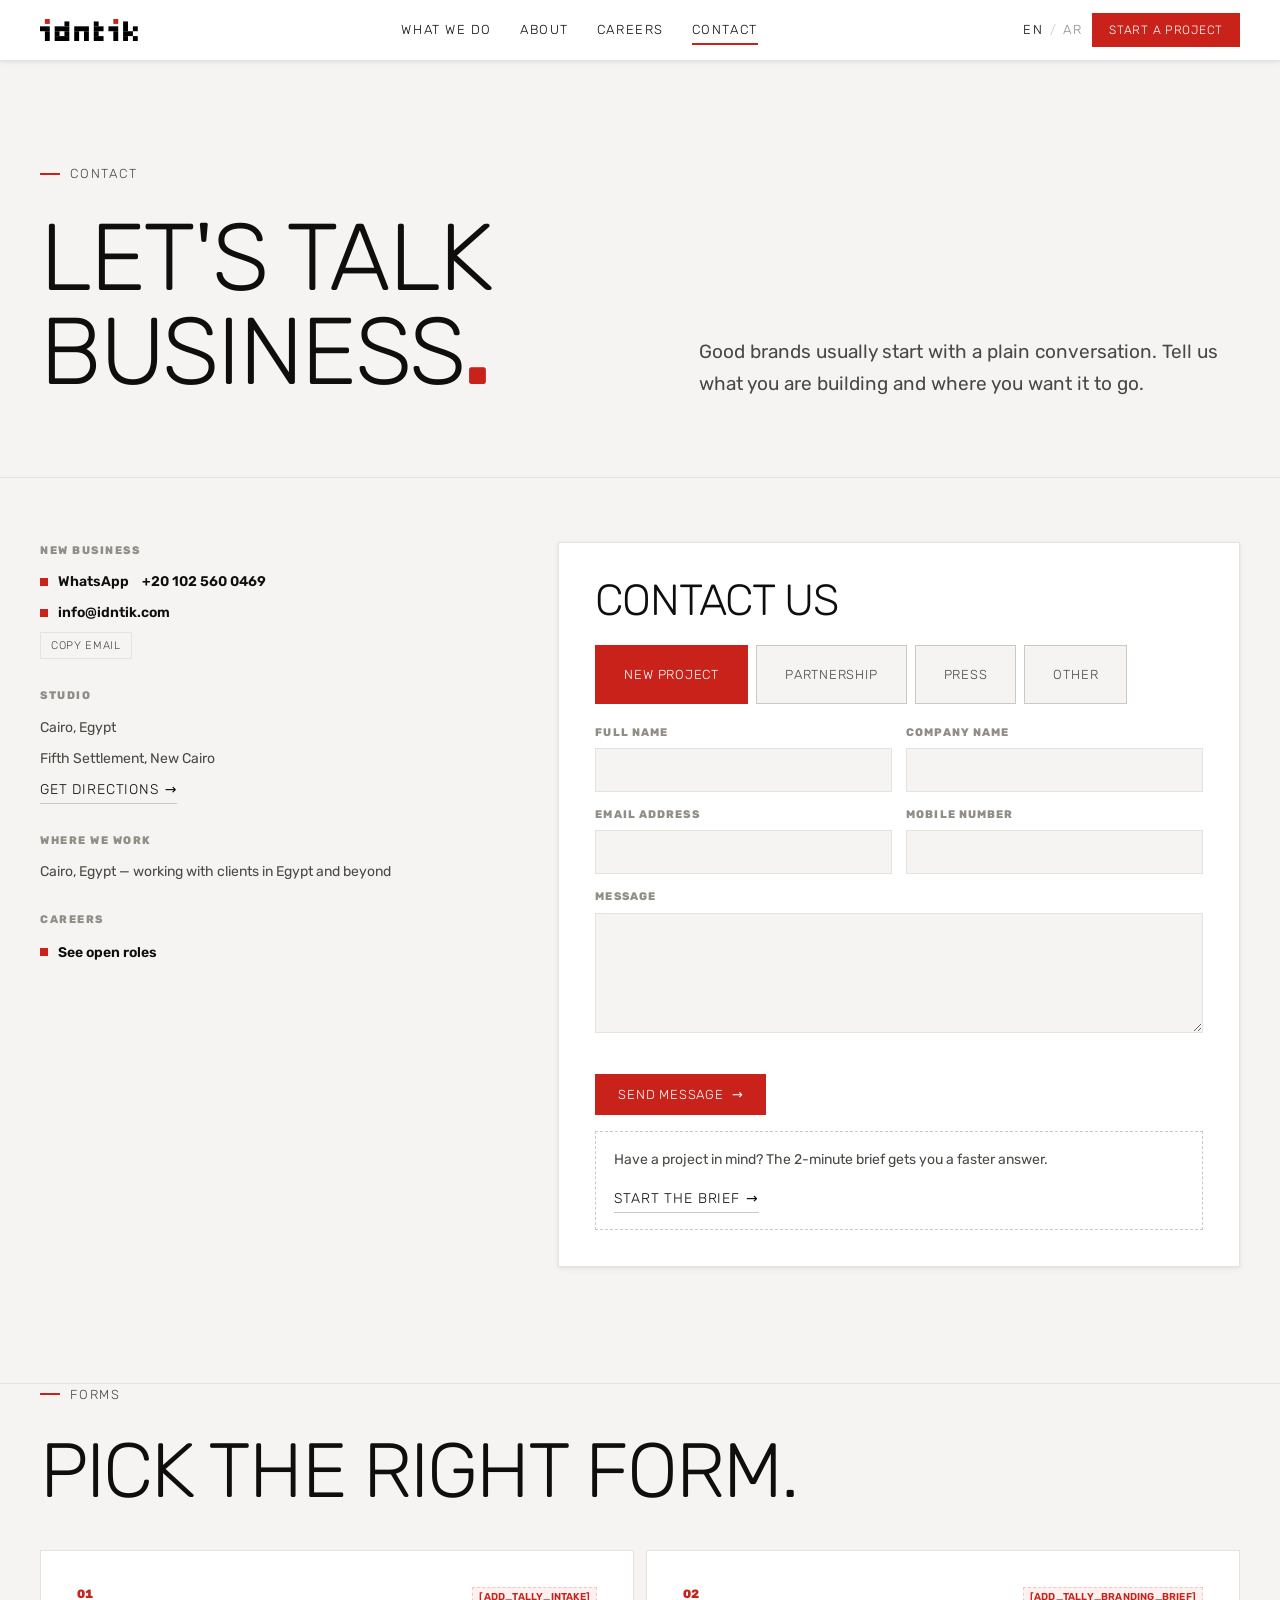
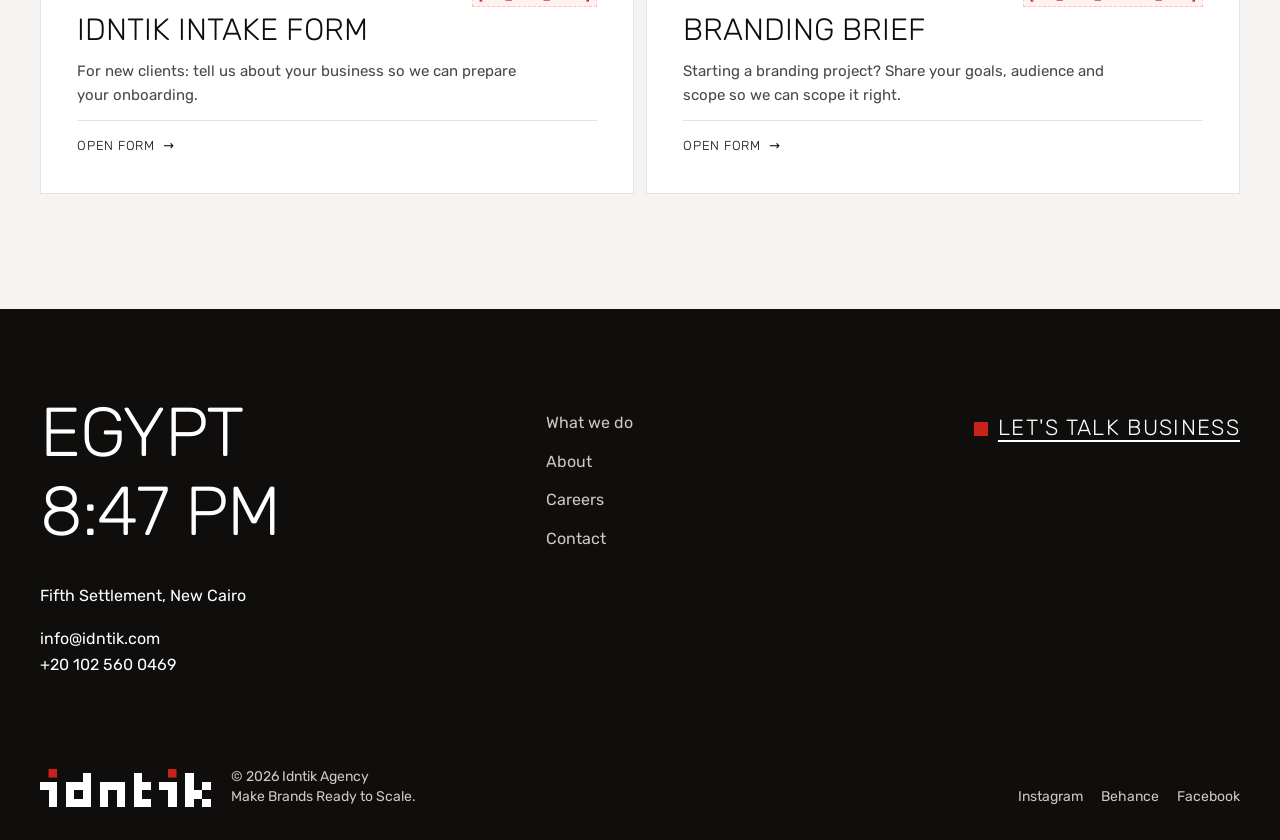
<file: contact.html>
<!DOCTYPE html>
<html lang="en" dir="ltr">
<head>
<meta charset="UTF-8">
<meta name="viewport" content="width=device-width,initial-scale=1,viewport-fit=cover">
<title>Contact — Idntik</title>
<meta name="description" content="Talk to Idntik in Cairo: start a brand project, ask a question, or reach the studio by email or WhatsApp.">
<meta name="theme-color" content="#F5F4F2">
<link rel="canonical" href="https://idntik.com/contact.html">
<meta property="og:type" content="website"><meta property="og:site_name" content="Idntik">
<meta property="og:title" content="Contact — Idntik"><meta property="og:description" content="Talk to Idntik in Cairo: start a brand project, ask a question, or reach the studio by email or WhatsApp.">
<meta property="og:url" content="https://idntik.com/contact.html"><meta property="og:image" content="https://idntik.com/assets/hero.jpg">
<meta name="twitter:card" content="summary_large_image"><meta name="twitter:title" content="Contact — Idntik">
<meta name="twitter:description" content="Talk to Idntik in Cairo: start a brand project, ask a question, or reach the studio by email or WhatsApp."><meta name="twitter:image" content="https://idntik.com/assets/hero.jpg">
<link rel="icon" href="data:image/svg+xml,%3Csvg xmlns='http://www.w3.org/2000/svg' viewBox='-6.5 -4.5 18 18' shape-rendering='crispEdges'%3E%3Crect x='-6.5' y='-4.5' width='18' height='18' fill='%23fff'/%3E%3Crect x='2' y='0' width='2' height='2' fill='%23C8221A'/%3E%3Crect x='0' y='3' width='4' height='2' fill='%23000000'/%3E%3Crect x='2' y='5' width='2' height='4' fill='%23000000'/%3E%3C/svg%3E" type="image/svg+xml"><link rel="icon" href="favicon.ico" sizes="any"><link rel="apple-touch-icon" href="assets/apple-touch-icon.png">
<link rel="preconnect" href="https://fonts.googleapis.com"><link rel="preconnect" href="https://fonts.gstatic.com" crossorigin>
<link href="https://fonts.googleapis.com/css2?family=Rubik:wght@300;400;500;600;700;800;900&display=swap" rel="stylesheet">
<link rel="stylesheet" href="styles.css">
</head>
<body>
<div id="app" class="lang-en">
<a class="skip" href="#main">Skip to content</a>
<header class="topbar">
  <div class="wrap">
    <a href="index.html" class="wordmark" aria-label="Idntik home"><svg class="logo-svg" focusable="false" xmlns="http://www.w3.org/2000/svg" viewBox="0 0 40 9" shape-rendering="crispEdges" aria-hidden="true"><rect x="2" y="0" width="2" height="2" fill="#C8221A"/><rect x="30" y="0" width="2" height="2" fill="#C8221A"/><rect x="10" y="1" width="2" height="2" fill="#000000"/><rect x="22" y="1" width="2" height="2" fill="#000000"/><rect x="34" y="1" width="2" height="4" fill="#000000"/><rect x="0" y="3" width="4" height="2" fill="#000000"/><rect x="6" y="3" width="6" height="2" fill="#000000"/><rect x="14" y="3" width="6" height="2" fill="#000000"/><rect x="22" y="3" width="4" height="2" fill="#000000"/><rect x="28" y="3" width="4" height="2" fill="#000000"/><rect x="38" y="3" width="2" height="2" fill="#000000"/><rect x="2" y="5" width="2" height="4" fill="#000000"/><rect x="6" y="5" width="2" height="2" fill="#000000"/><rect x="10" y="5" width="2" height="2" fill="#000000"/><rect x="14" y="5" width="2" height="4" fill="#000000"/><rect x="18" y="5" width="2" height="4" fill="#000000"/><rect x="22" y="5" width="2" height="2" fill="#000000"/><rect x="30" y="5" width="2" height="4" fill="#000000"/><rect x="34" y="5" width="4" height="2" fill="#000000"/><rect x="6" y="7" width="6" height="2" fill="#000000"/><rect x="22" y="7" width="4" height="2" fill="#000000"/><rect x="34" y="7" width="2" height="2" fill="#000000"/><rect x="38" y="7" width="2" height="2" fill="#000000"/></svg></a>
    <nav class="nav" id="nav" aria-label="Main">
      <a href="index.html#what"><span class="en">What we do</span><span class="ar">ماذا نقدّم</span></a>
      <a href="about.html"><span class="en">About</span><span class="ar">من نحن</span></a>
      <a href="careers.html"><span class="en">Careers</span><span class="ar">الوظائف</span></a>
      <a href="contact.html"><span class="en">Contact</span><span class="ar">تواصل</span></a>
    </nav>
    <div class="tb-right">
      <button class="lang-btn" id="langBtn" type="button" aria-label="Switch language"><span class="on">EN</span><span class="sep">/</span><span class="off">AR</span></button>
      <a class="btn btn-primary btn-sm" href="index.html#brief"><span class="en">Start a project</span><span class="ar">ابدأ مشروعك</span></a>
      <button class="menu-btn" id="menuBtn" type="button" aria-label="Menu" aria-expanded="false" aria-controls="nav"><span></span><span></span><span></span></button>
    </div>
  </div>
</header>
<main id="main">

<section class="page-hero">
  <div class="wrap ph-grid">
    <div>
      <div class="label fade-in"><span class="en">Contact</span><span class="ar">تواصل</span></div>
      <h1>
        <span class="en"><span class="rise"><span>Let's talk</span></span><span class="rise"><span>business<em class="red">.</em></span></span></span>
        <span class="ar"><span class="rise"><span>لنتحدث</span></span><span class="rise"><span>عن عملك<em class="red">.</em></span></span></span>
      </h1>
    </div>
    <div class="ph-side fade-in">
      <p class="lede"><span class="en">Good brands usually start with a plain conversation. Tell us what you are building and where you want it to go.</span><span class="ar">العلامات الجيدة تبدأ عادة بحديث بسيط. أخبرنا بما تبنيه وإلى أين تريد أن يصل.</span></p>
    </div>
  </div>
</section>

<section style="padding-top:clamp(40px,5vw,72px)">
  <div class="wrap contact-grid">
    <div class="info" data-rv-kids>
      <div class="info-block"><h3><span class="en">New business</span><span class="ar">مشروع جديد</span></h3>
        <div class="lines"><a class="sq" href="#" data-wa>WhatsApp&nbsp;<span data-text="whatsappDisplay"></span></a>
        <span class="sq"><span data-text="email"></span></span>
        <button class="copy" type="button" data-copy="email" style="justify-self:start"><span class="en">Copy email</span><span class="ar">نسخ البريد</span></button></div></div>
      <div class="info-block"><h3><span class="en">Studio</span><span class="ar">المقر</span></h3>
        <div class="lines"><p><span class="en">Cairo, Egypt</span><span class="ar">القاهرة، مصر</span></p><p data-text="officeAddress"></p>
        <a class="text-link" data-link="mapsUrl" data-tag href="#" style="justify-self:start"><span class="en">Get directions</span><span class="ar">الاتجاهات</span> <span class="arrow">→</span></a></div></div>
      <div class="info-block"><h3><span class="en">Where we work</span><span class="ar">أين نعمل</span></h3>
        <p><span class="en">Cairo, Egypt — working with clients in Egypt and beyond</span><span class="ar">القاهرة، مصر — نعمل مع عملاء داخل مصر وخارجها</span></p></div>
      <div class="info-block"><h3><span class="en">Careers</span><span class="ar">الوظائف</span></h3>
        <a class="sq" href="careers.html"><span class="en">See open roles</span><span class="ar">الوظائف المتاحة</span></a></div>
    </div>

    <div class="form-card" data-rv>
      <h2><span class="en">Contact us</span><span class="ar">راسلنا</span></h2>
      <form id="contactForm" novalidate>
        <div id="cFields">
          <div class="reasons chips" role="radiogroup" aria-label="Reason">
            <label class="chip"><input type="radio" name="reason" value="New project" id="r1" checked><span><span class="en">New project</span><span class="ar">مشروع جديد</span></span></label>
            <label class="chip"><input type="radio" name="reason" value="Partnership" id="r2"><span><span class="en">Partnership</span><span class="ar">شراكة</span></span></label>
            <label class="chip"><input type="radio" name="reason" value="Press" id="r3"><span><span class="en">Press</span><span class="ar">إعلام</span></span></label>
            <label class="chip"><input type="radio" name="reason" value="Other" id="r4"><span><span class="en">Other</span><span class="ar">أخرى</span></span></label>
          </div>
          <div class="fields">
            <div class="field"><label for="fullname"><span class="en">Full name</span><span class="ar">الاسم الكامل</span></label><input id="fullname" name="fullname" autocomplete="name"></div>
            <div class="field"><label for="company"><span class="en">Company name</span><span class="ar">اسم الشركة</span></label><input id="company" name="company" autocomplete="organization"></div>
            <div class="field"><label for="cemail"><span class="en">Email address</span><span class="ar">البريد الإلكتروني</span></label><input id="cemail" name="cemail" type="email" autocomplete="email" dir="ltr"></div>
            <div class="field"><label for="mobile"><span class="en">Mobile number</span><span class="ar">رقم الموبايل</span></label><input id="mobile" name="mobile" type="tel" autocomplete="tel" dir="ltr"></div>
            <div class="field full"><label for="message"><span class="en">Message</span><span class="ar">الرسالة</span></label><textarea id="message" name="message"></textarea></div>
          </div>
          <p class="err" id="cErr" role="alert"></p>
          <button class="btn btn-primary" type="submit"><span class="en">Send message</span><span class="ar">أرسل الرسالة</span> <span class="arrow">→</span></button>
        </div>
        <div class="done" id="cDone">
          <p class="q"><span class="en">Thank you<em class="red">.</em></span><span class="ar">شكرًا<em class="red">.</em></span></p>
          <p class="lede" id="cDoneMsg"></p>
          <div class="summary"></div>
          <div class="done-actions"></div>
        </div>
      </form>
      <div class="brief-promo"><span><span class="en">Have a project in mind? The 2-minute brief gets you a faster answer.</span><span class="ar">لديك مشروع؟ نموذج الدقيقتين يوصلك لإجابة أسرع.</span></span><a class="text-link" href="index.html#brief"><span class="en">Start the brief</span><span class="ar">ابدأ النموذج</span> <span class="arrow">→</span></a></div>
    </div>
  </div>
</section>

<section id="forms" style="padding-top:0">
  <div class="wrap">
    <div class="label"><span class="en">Forms</span><span class="ar">النماذج</span></div>
    <h2 class="h2 caps" data-rv style="margin-bottom:40px"><span class="en">Pick the right form.</span><span class="ar">اختر النموذج المناسب.</span></h2>
    <div class="tforms" data-rv-kids>
      <a class="tform" data-link="tallyIntakeUrl" data-tag href="#"><span class="tf-n">01</span><h3><span class="en">Idntik intake form</span><span class="ar">نموذج الانضمام لـ Idntik</span></h3><p><span class="en">For new clients: tell us about your business so we can prepare your onboarding.</span><span class="ar">للعملاء الجدد: عرّفنا على نشاطك لنجهّز بداية العمل معك.</span></p><span class="tf-go"><span class="en">Open form</span><span class="ar">افتح النموذج</span> <span class="arrow">→</span></span></a>
      <a class="tform" data-link="tallyBrandingBriefUrl" data-tag href="#"><span class="tf-n">02</span><h3><span class="en">Branding brief</span><span class="ar">بريف البراندنج</span></h3><p><span class="en">Starting a branding project? Share your goals, audience and scope so we can scope it right.</span><span class="ar">تبدأ مشروع براندنج؟ شاركنا أهدافك وجمهورك ونطاق العمل لنحدده بدقة.</span></p><span class="tf-go"><span class="en">Open form</span><span class="ar">افتح النموذج</span> <span class="arrow">→</span></span></a>
    </div>
  </div>
</section>

</main>
<footer class="ft">
  <div class="wrap">
    <div class="ft-grid">
      <div class="ft-loc">
        <h2 class="ft-city"><span class="en">Egypt</span><span class="ar">مصر</span></h2>
        <p class="ft-time" id="ftClock" aria-label="Cairo local time">&nbsp;</p>
        <div class="ft-info">
          <p data-text="officeAddress"></p>
          <p><a data-mail href="#"><span data-text="email"></span></a><br>
             <a data-wa href="#" dir="ltr"><span data-text="whatsappDisplay"></span></a></p>
        </div>
      </div>
      <nav class="ft-nav" aria-label="Footer">
        <a href="index.html#what"><span class="en">What we do</span><span class="ar">ماذا نقدّم</span></a>
        <a href="about.html"><span class="en">About</span><span class="ar">من نحن</span></a>
        <a href="careers.html"><span class="en">Careers</span><span class="ar">الوظائف</span></a>
        <a href="contact.html"><span class="en">Contact</span><span class="ar">تواصل</span></a>
      </nav>
      <a class="ft-cta" href="contact.html"><i></i><span class="en">Let's talk business</span><span class="ar">لنتحدّث في العمل</span></a>
    </div>
    <div class="ft-bottom">
      <div class="ft-brand">
        <a href="index.html" class="f-big" aria-label="Idntik home"><svg class="logo-svg" focusable="false" xmlns="http://www.w3.org/2000/svg" viewBox="0 0 40 9" shape-rendering="crispEdges" aria-hidden="true"><rect x="2" y="0" width="2" height="2" fill="#C8221A"/><rect x="30" y="0" width="2" height="2" fill="#C8221A"/><rect x="10" y="1" width="2" height="2" fill="#000000"/><rect x="22" y="1" width="2" height="2" fill="#000000"/><rect x="34" y="1" width="2" height="4" fill="#000000"/><rect x="0" y="3" width="4" height="2" fill="#000000"/><rect x="6" y="3" width="6" height="2" fill="#000000"/><rect x="14" y="3" width="6" height="2" fill="#000000"/><rect x="22" y="3" width="4" height="2" fill="#000000"/><rect x="28" y="3" width="4" height="2" fill="#000000"/><rect x="38" y="3" width="2" height="2" fill="#000000"/><rect x="2" y="5" width="2" height="4" fill="#000000"/><rect x="6" y="5" width="2" height="2" fill="#000000"/><rect x="10" y="5" width="2" height="2" fill="#000000"/><rect x="14" y="5" width="2" height="4" fill="#000000"/><rect x="18" y="5" width="2" height="4" fill="#000000"/><rect x="22" y="5" width="2" height="2" fill="#000000"/><rect x="30" y="5" width="2" height="4" fill="#000000"/><rect x="34" y="5" width="4" height="2" fill="#000000"/><rect x="6" y="7" width="6" height="2" fill="#000000"/><rect x="22" y="7" width="4" height="2" fill="#000000"/><rect x="34" y="7" width="2" height="2" fill="#000000"/><rect x="38" y="7" width="2" height="2" fill="#000000"/></svg></a>
        <span>© 2026 Idntik Agency<br><span class="en">Make Brands Ready to Scale.</span><span class="ar">نجهّز العلامات للتوسّع.</span></span>
      </div>
      <div class="ft-social">
        <a data-link="instagramUrl" data-tag href="#">Instagram</a>
        <a data-link="behanceUrl" data-tag href="#">Behance</a>
        <a data-link="facebookUrl" data-tag href="#">Facebook</a>
      </div>
    </div>
  </div>
</footer>
</div>
<script src="site.js"></script>
</body>
</html>
</file>
<file: styles.css>
/* ═══════════════════════════════════════════════════════════
   IDNTIK — site styles
   Tokens = Idntik Style Guide 2026 (light only, Rubik, one red).
   Display scale is the marketing extension of the guide.
   ═══════════════════════════════════════════════════════════ */
:root{
  --white:#FFFFFF; --off:#F5F4F2; --surface:#FAFAF9;
  --b1:#E6E3DE; --b2:#CCC9C3; --b3:#A8A49D;
  --ink:#0F0E0D; --ink2:#4A4843; --ink3:#918D87;
  --red:#C8221A; --red-hover:#A81B14; --red-soft:#FEF1F0; --red-border:#F9C4C2;
  --sh1:0 1px 3px rgba(0,0,0,.06),0 2px 8px rgba(0,0,0,.04);
  --sh2:0 4px 12px rgba(0,0,0,.09),0 8px 32px rgba(0,0,0,.06);
  --r:6px; --r2:10px; --r3:16px;
  --font:'Rubik',system-ui,-apple-system,'Segoe UI',Tahoma,sans-serif;
  --mono:'Rubik',system-ui,sans-serif;
  --d-hero:clamp(48px,10vw,152px);
  --d-page:clamp(44px,7.4vw,112px);
  --d-xl:clamp(36px,6vw,84px);
  --d-lg:clamp(26px,3.4vw,44px);
  --gutter:clamp(16px,4vw,40px);
  --ease:cubic-bezier(.2,.7,.2,1);
  color-scheme:light;
}
*,*::before,*::after{box-sizing:border-box}
html{scroll-behavior:smooth}
body{margin:0;background:var(--off);color:var(--ink);font-family:var(--font);font-size:15px;line-height:1.65;-webkit-font-smoothing:antialiased}
h1,h2,h3,p,fieldset,legend{margin:0;padding:0}
fieldset{border:0;min-width:0}
a{color:inherit}
img{max-width:100%}
:focus-visible{outline:2px solid var(--red);outline-offset:3px;border-radius:4px}
.wrap{max-width:1300px;margin:0 auto;padding-inline:var(--gutter)}
.lang-ar .en,.lang-en .ar{display:none!important}
.caps{text-transform:uppercase;letter-spacing:-.03em}
.lang-ar .caps{letter-spacing:0}
.red{color:var(--red);font-style:normal}

/* ── topbar ─────────────────────────────────────────── */
.topbar{position:sticky;top:env(safe-area-inset-top,0px);z-index:100;background:var(--white);border-bottom:1px solid var(--b1);box-shadow:var(--sh1);transition:transform .35s var(--ease)}
.topbar.hide{transform:translateY(-100%)}
.topbar .wrap{height:60px;display:flex;align-items:center;justify-content:space-between;gap:16px}
.wordmark{font-size:19px;font-weight:900;letter-spacing:-.04em;text-decoration:none;direction:ltr}
.wordmark em{color:var(--red);font-style:normal;display:inline-block;transition:transform .3s var(--ease)}
.wordmark:hover em{transform:translateY(-3px)}
.nav{display:flex;align-items:center;gap:4px}
.nav a{position:relative;font-size:12px;font-weight:700;letter-spacing:.08em;text-transform:uppercase;color:var(--ink2);text-decoration:none;padding:8px 12px;border-radius:var(--r)}
.lang-ar .nav a{letter-spacing:0;font-size:13px}
.nav a::after{content:"";position:absolute;inset-inline:12px;bottom:4px;height:2px;background:var(--red);transform:scaleX(0);transform-origin:left;transition:transform .25s var(--ease)}
.nav a:hover{color:var(--ink)}
.nav a:hover::after,.nav a[aria-current="page"]::after{transform:scaleX(1)}
.nav a[aria-current="page"]{color:var(--ink)}
.tb-right{display:flex;align-items:center;gap:8px}
.lang-btn{font:700 11px var(--font);letter-spacing:.06em;background:var(--off);border:1px solid var(--b1);color:var(--ink2);border-radius:999px;padding:6px 12px;cursor:pointer}
.lang-btn:hover{border-color:var(--b2);color:var(--ink)}
.menu-btn{display:none;background:none;border:1px solid var(--b1);border-radius:var(--r);width:40px;height:40px;cursor:pointer;color:var(--ink);padding:0}
.menu-btn span{display:block;width:16px;height:2px;background:currentColor;margin:3px auto;transition:transform .25s var(--ease),opacity .2s}
.menu-btn[aria-expanded="true"] span:nth-child(1){transform:translateY(5px) rotate(45deg)}
.menu-btn[aria-expanded="true"] span:nth-child(2){opacity:0}
.menu-btn[aria-expanded="true"] span:nth-child(3){transform:translateY(-5px) rotate(-45deg)}

/* ── buttons & links ────────────────────────────────── */
.btn{position:relative;overflow:hidden;display:inline-flex;align-items:center;justify-content:center;gap:8px;padding:12px 22px;border-radius:var(--r);font:700 13px var(--font);letter-spacing:.06em;text-transform:uppercase;text-decoration:none;cursor:pointer;border:1px solid transparent;transition:background .2s,border-color .2s,color .2s,transform .2s var(--ease);white-space:nowrap}
.btn:active{transform:scale(.98)}
.lang-ar .btn{letter-spacing:0;font-size:14px}
.btn-primary{background:var(--red);color:#fff}
.btn-primary:hover{background:var(--red-hover)}
.btn-ghost{background:transparent;color:var(--ink2);border-color:var(--b2)}
.btn-ghost:hover{background:var(--white);border-color:var(--b3);color:var(--ink)}
.btn-sm{padding:9px 16px;font-size:12px}
.btn[disabled]{opacity:.4;cursor:not-allowed}
.arrow{display:inline-block;transition:transform .2s var(--ease)}
.btn:hover .arrow,.text-link:hover .arrow,a.ch:hover .arrow,.job:hover .arrow{transform:translateX(4px)}
.lang-ar .arrow{transform:scaleX(-1)}
.lang-ar .btn:hover .arrow,.lang-ar .text-link:hover .arrow,.lang-ar a.ch:hover .arrow,.lang-ar .job:hover .arrow{transform:scaleX(-1) translateX(4px)}
.text-link{font-weight:700;font-size:14px;color:var(--ink);text-decoration:none;border-bottom:1px solid var(--b2);padding-bottom:2px;display:inline-flex;gap:6px;transition:color .2s,border-color .2s}
.text-link:hover{border-color:var(--red);color:var(--red)}
.ph{display:inline-block;font:600 10px/1.4 var(--mono);color:var(--red);background:var(--red-soft);border:1px dashed var(--red-border);border-radius:4px;padding:2px 6px;direction:ltr;letter-spacing:0;text-transform:none;vertical-align:middle}
.sq{display:inline-flex;align-items:center;gap:10px;font-size:14px;font-weight:600;color:var(--ink);text-decoration:none}
.sq::before{content:"";width:8px;height:8px;background:var(--red);flex:none}

/* ── sections ───────────────────────────────────────── */
section{padding-block:clamp(64px,9vw,128px);border-top:1px solid var(--b1)}
.label{display:flex;align-items:center;gap:10px;font-size:11px;font-weight:800;letter-spacing:.14em;text-transform:uppercase;color:var(--ink3);margin-bottom:28px}
.label::before{content:"";width:20px;height:2px;background:var(--red);border-radius:1px}
.lang-ar .label{letter-spacing:0;font-size:12px}
.h2{font-size:var(--d-xl);font-weight:900;line-height:.95;text-wrap:balance}
.lang-ar .h2{line-height:1.2}
.lede{font-size:clamp(16px,1.5vw,19px);color:var(--ink2);max-width:58ch;line-height:1.7}

/* ── motion: hero line rise ─────────────────────────── */
.rise{display:block;overflow:hidden;padding-bottom:.04em}
.rise > span{display:block;transform:translateY(105%);animation:riseUp 1s var(--ease) forwards}
.rise:nth-child(2) > span{animation-delay:.12s}
.rise:nth-child(3) > span{animation-delay:.24s}
@keyframes riseUp{to{transform:none}}
.fade-in{opacity:0;animation:fadeIn .9s var(--ease) .45s forwards}
@keyframes fadeIn{to{opacity:1}}

/* ── motion: scroll reveal (JS adds .rv only below the fold) ── */
.rv{opacity:0;transform:translateY(28px);transition:opacity .9s var(--ease),transform .9s var(--ease)}
.rv.in{opacity:1;transform:none}

/* ── marquee ────────────────────────────────────────── */
.marquee{overflow:hidden;border-block:1px solid var(--b1);background:var(--white);padding-block:18px;direction:ltr}
.marquee-track{display:flex;width:max-content;animation:scroll 38s linear infinite}
.marquee:hover .marquee-track{animation-play-state:paused}
.marquee-track span{display:inline-flex;align-items:center;gap:28px;padding-inline:14px;font-size:clamp(20px,2.4vw,32px);font-weight:900;text-transform:uppercase;letter-spacing:-.03em;white-space:nowrap}
.marquee-track span::after{content:"";width:10px;height:10px;background:var(--red);border-radius:50%;margin-inline-start:14px}
@keyframes scroll{to{transform:translateX(-50%)}}

/* ── HOME · hero ────────────────────────────────────── */
.hero{border-top:none;padding-block:clamp(56px,9vw,120px) clamp(40px,6vw,72px)}
.hero h1{font-size:var(--d-hero);font-weight:900;line-height:.86;letter-spacing:-.055em;text-transform:uppercase}
.lang-ar .hero h1{letter-spacing:-.01em;line-height:1.12}
.hero-row{display:flex;justify-content:space-between;align-items:end;gap:24px 48px;flex-wrap:wrap;margin-top:clamp(28px,4vw,48px)}
.hero-row .lede{flex:1 1 360px}
.hero-actions{display:flex;flex-wrap:wrap;gap:12px;align-items:center}
.scroll-cue{margin-top:clamp(40px,6vw,72px);display:flex;align-items:center;gap:12px;font-size:12px;font-weight:800;letter-spacing:.14em;text-transform:uppercase;color:var(--ink3)}
.lang-ar .scroll-cue{letter-spacing:0;font-size:13px}
.scroll-cue i{font-style:normal;display:inline-block;animation:bob 1.8s ease-in-out infinite;color:var(--red)}
@keyframes bob{50%{transform:translateY(5px)}}

/* ── HOME · brief form ──────────────────────────────── */
.brief{background:var(--white)}
.brief-grid{display:grid;grid-template-columns:minmax(0,.8fr) minmax(0,1.2fr);gap:clamp(32px,5vw,72px);align-items:start}
.brief-side .h2{font-size:var(--d-lg);line-height:1}
.brief-side p{margin-top:16px;color:var(--ink2);max-width:40ch}
.progress{display:flex;align-items:center;gap:14px;margin-bottom:28px}
.count{font:800 13px var(--mono);color:var(--ink);font-variant-numeric:tabular-nums;direction:ltr}
.count b{color:var(--red)}
.bar{flex:1;height:2px;background:var(--b1);position:relative;overflow:hidden;border-radius:1px}
.bar span{position:absolute;inset-block:0;inset-inline-start:0;background:var(--red);transition:width .45s var(--ease)}
.step{display:none}
.step.on{display:block;animation:stepIn .45s var(--ease)}
@keyframes stepIn{from{opacity:0;transform:translateX(16px)}to{opacity:1;transform:none}}
.q{font-size:clamp(28px,4vw,52px);font-weight:900;line-height:1;text-transform:uppercase;letter-spacing:-.04em;margin-bottom:8px}
.lang-ar .q{letter-spacing:0;line-height:1.25}
.hint{font-size:13px;color:var(--ink3);margin-bottom:22px}
.chips{display:flex;flex-wrap:wrap;gap:10px}
.chip input{position:absolute;opacity:0;pointer-events:none}
.chip span{display:inline-flex;align-items:center;gap:8px;padding:12px 18px;border:1px solid var(--b2);border-radius:999px;font-size:14px;font-weight:700;color:var(--ink2);background:var(--off);cursor:pointer;transition:all .18s var(--ease);user-select:none}
.chip span small{font-weight:500;color:var(--ink3);font-size:12px}
.chip span:hover{border-color:var(--b3);color:var(--ink);transform:translateY(-1px)}
.chip input:checked + span{background:var(--red);border-color:var(--red);color:#fff}
.chip input:checked + span small{color:#FFD9D6}
.chip input:focus-visible + span{outline:2px solid var(--red);outline-offset:3px}
.fields{display:grid;grid-template-columns:1fr 1fr;gap:14px}
.fields .full{grid-column:1/-1}
.field label{display:block;font-size:11px;font-weight:800;letter-spacing:.1em;text-transform:uppercase;color:var(--ink3);margin-bottom:6px}
.lang-ar .field label{letter-spacing:0;font-size:12px}
.field input,.field textarea,.field select{width:100%;font:500 15px var(--font);color:var(--ink);background:var(--off);border:1px solid var(--b1);border-radius:var(--r);padding:12px 14px;outline:none;transition:border-color .18s,box-shadow .18s}
.field textarea{min-height:120px;resize:vertical}
.field input:focus,.field textarea:focus,.field select:focus{border-color:var(--red);box-shadow:0 0 0 3px rgba(200,34,26,.08)}
.form-nav{display:flex;justify-content:space-between;align-items:center;gap:12px;margin-top:32px;padding-top:20px;border-top:1px solid var(--b1)}
.err{font-size:13px;color:var(--red);font-weight:600;min-height:20px;margin-top:14px}
.done{display:none}
.done.on{display:block;animation:stepIn .45s var(--ease)}
.done .q{margin-bottom:16px}
.summary{margin-top:20px;background:var(--off);border:1px solid var(--b1);border-radius:var(--r2);padding:16px 18px;font-size:13px;color:var(--ink2);white-space:pre-wrap;max-height:220px;overflow:auto}
.done-actions{display:flex;flex-wrap:wrap;gap:10px;margin-top:18px}

/* ── HOME · who / what ──────────────────────────────── */
.who-grid{display:grid;grid-template-columns:minmax(0,1.1fr) minmax(0,1fr);gap:clamp(32px,5vw,72px);align-items:end}
.who-grid .lede + .lede{margin-top:16px}
.who-grid .text-link{margin-top:24px}
.what-head{display:flex;justify-content:space-between;align-items:end;gap:20px;flex-wrap:wrap;margin-bottom:40px}
.what-sub{font-size:13px;font-weight:800;letter-spacing:.12em;text-transform:uppercase;color:var(--ink3)}
.lang-ar .what-sub{letter-spacing:0}
.rows{border-top:2px solid var(--ink)}
.row{position:relative;display:grid;grid-template-columns:110px minmax(0,1.1fr) minmax(0,1fr) 90px;gap:24px;align-items:center;padding:clamp(20px,2.6vw,32px) 0;border-bottom:1px solid var(--b1);transition:padding .35s var(--ease),background .35s}
.row::before{content:"";position:absolute;inset-block:0;inset-inline-start:0;width:3px;background:var(--red);transform:scaleY(0);transition:transform .35s var(--ease)}
.row:hover{background:var(--white);padding-inline:20px}
.row:hover::before{transform:scaleY(1)}
.row .num{font:800 13px var(--mono);color:var(--red);font-variant-numeric:tabular-nums;direction:ltr}
.row h3{font-size:clamp(26px,3.6vw,52px);font-weight:900;line-height:1;text-transform:uppercase;letter-spacing:-.04em}
.lang-ar .row h3{letter-spacing:0;line-height:1.2}
.row p{font-size:14px;color:var(--ink2)}
.row p b{display:block;color:var(--ink);font-weight:700;margin-bottom:4px}
.row .cnt{text-align:end;font-size:12px;font-weight:700;color:var(--ink3)}
.row .cnt b{display:block;font-size:22px;color:var(--ink);font-weight:900;font-variant-numeric:tabular-nums}

/* ── HOME · impact ──────────────────────────────────── */
.impact{background:var(--ink);color:var(--white);border-top:none}
.impact .label{color:var(--b3)}
.impact .h2{max-width:13ch}
.outcomes{display:grid;grid-template-columns:repeat(3,minmax(0,1fr));gap:1px;background:#2B2926;border:1px solid #2B2926;border-radius:var(--r3);overflow:hidden;margin-top:56px}
.oc{background:var(--ink);padding:28px 26px;display:flex;flex-direction:column;gap:10px;transition:background .3s}
.oc:hover{background:#1A1816}
.oc .k{font:800 12px var(--mono);color:var(--red);direction:ltr}
.oc h3{font-size:20px;font-weight:800;letter-spacing:-.02em}
.oc p{font-size:14px;color:var(--b2)}

/* ── HOME · clients ─────────────────────────────────── */
.clients-head{display:flex;justify-content:space-between;align-items:end;gap:16px;flex-wrap:wrap;margin-bottom:36px}
.ctr{font:800 13px var(--mono);color:var(--ink3);direction:ltr}
.ctr b{color:var(--ink)}
.logos{display:grid;grid-template-columns:repeat(4,minmax(0,1fr));border-top:1px solid var(--b1);border-inline-start:1px solid var(--b1)}
.logo{aspect-ratio:3/2;max-width:100%;display:grid;place-items:center;border-bottom:1px solid var(--b1);border-inline-end:1px solid var(--b1);padding:20px;background:var(--off);transition:background .25s}
.logo:hover{background:var(--white)}
.logo img{max-width:70%;max-height:56%;object-fit:contain;filter:grayscale(1);opacity:.75;transition:filter .25s,opacity .25s}
.logo:hover img{filter:none;opacity:1}

/* ── HOME · manifesto ───────────────────────────────── */
.manifesto{background:var(--white)}
.pairs{margin-top:48px;border-top:2px solid var(--ink)}
.pair{display:grid;grid-template-columns:minmax(0,1fr) auto minmax(0,1fr);align-items:baseline;gap:clamp(12px,2vw,28px);padding:clamp(14px,1.8vw,22px) 0;border-bottom:1px solid var(--b1);font-size:clamp(22px,3.4vw,48px);font-weight:900;line-height:1;text-transform:uppercase;letter-spacing:-.04em}
.lang-ar .pair{letter-spacing:0;line-height:1.3}
.pair .o{font-size:clamp(11px,1vw,13px);font-weight:800;letter-spacing:.14em;color:var(--red)}
.lang-ar .pair .o{letter-spacing:0}
.pair .b{color:var(--b2);text-align:end;background:linear-gradient(var(--ink3),var(--ink3)) no-repeat 0 55%/0 2px;transition:color .3s,background-size .45s var(--ease)}
.lang-ar .pair .b{background-position:100% 55%}
.pair:hover .b{color:var(--ink3);background-size:100% 2px}

/* ── HOME · CTA ─────────────────────────────────────── */
.cta{padding-block:clamp(80px,11vw,152px)}
.cta h2{font-size:var(--d-hero);font-weight:900;line-height:.86;letter-spacing:-.055em;text-transform:uppercase}
.lang-ar .cta h2{letter-spacing:0;line-height:1.12}
.cta-grid{display:grid;grid-template-columns:minmax(0,1fr) minmax(0,420px);gap:clamp(32px,5vw,72px);align-items:end;margin-top:40px}
.channels{display:grid;gap:10px}
.ch{display:flex;justify-content:space-between;align-items:center;gap:16px;padding:16px 18px;background:var(--white);border:1px solid var(--b1);border-radius:var(--r2);text-decoration:none;transition:border-color .2s,box-shadow .2s,transform .2s var(--ease);min-width:0}
a.ch:hover{border-color:var(--b2);box-shadow:var(--sh1);transform:translateY(-2px)}
.ch.primary{background:var(--red);border-color:var(--red);color:#fff}
.ch.primary:hover{background:var(--red-hover)}
.ch .k{font-size:11px;font-weight:800;letter-spacing:.1em;text-transform:uppercase;color:var(--ink3)}
.ch.primary .k{color:#FFD9D6}
.lang-ar .ch .k{letter-spacing:0;font-size:12px}
.ch .v{font-size:15px;font-weight:700;overflow-wrap:anywhere}
.copy{font:700 11px var(--font);background:var(--off);color:var(--ink2);border:1px solid var(--b1);border-radius:var(--r);padding:6px 10px;cursor:pointer;flex:none}
.copy:hover{border-color:var(--b2);color:var(--ink)}

/* ── INNER PAGES · page hero (Social Nuts pattern) ─── */
.page-hero{border-top:none;padding-block:clamp(56px,8vw,112px) clamp(48px,6vw,80px)}
.ph-grid{display:grid;grid-template-columns:minmax(0,1.1fr) minmax(0,1fr);gap:clamp(28px,5vw,72px);align-items:end}
.page-hero h1{font-size:var(--d-page);font-weight:900;line-height:.92;letter-spacing:-.05em}
.lang-ar .page-hero h1{letter-spacing:0;line-height:1.15}
.ph-side{display:grid;gap:20px}
.ph-side .lede{max-width:46ch}
.tagline{font-size:clamp(18px,1.8vw,22px);font-weight:800;color:var(--ink);letter-spacing:-.01em}

/* ── ABOUT ──────────────────────────────────────────── */
.statement{font-size:clamp(24px,3.2vw,44px);font-weight:700;line-height:1.25;letter-spacing:-.025em;max-width:28ch;text-wrap:balance}
.lang-ar .statement{letter-spacing:0;line-height:1.5}
.statement em{color:var(--red);font-style:normal}
.values{display:grid;grid-template-columns:repeat(3,minmax(0,1fr));gap:16px;margin-top:56px}
.val{border-top:2px solid var(--ink);padding-top:18px}
.val h3{font-size:18px;font-weight:800;margin-bottom:6px}
.val p{font-size:14px;color:var(--ink2)}
.solutions{display:grid;grid-template-columns:repeat(3,minmax(0,1fr));border-top:2px solid var(--ink);margin-top:8px}
.sol{padding:22px 20px 26px;border-inline-end:1px solid var(--b1);transition:background .3s}
.sol:last-child{border-inline-end:none}
.sol:hover{background:var(--white)}
.sol .num{font:800 12px var(--mono);color:var(--red);direction:ltr;display:block;margin-bottom:14px}
.sol h3{font-size:22px;font-weight:900;letter-spacing:-.03em;text-transform:uppercase;margin-bottom:14px}
.lang-ar .sol h3{letter-spacing:0}
.sol ul{list-style:none;margin:0;padding:0;display:grid;gap:7px}
.sol li{font-size:14px;color:var(--ink2);display:flex;gap:10px}
.sol li::before{content:"";width:5px;height:5px;background:var(--red);margin-top:9px;flex:none}
.filters{display:flex;flex-wrap:wrap;gap:8px;margin-bottom:28px}
.filter{font:700 12px var(--font);padding:8px 14px;border-radius:999px;border:1px solid var(--b1);background:var(--white);color:var(--ink2);cursor:pointer;transition:all .2s var(--ease)}
.filter:hover{border-color:var(--b2);color:var(--ink)}
.filter[aria-pressed="true"]{background:var(--ink);border-color:var(--ink);color:var(--white)}
.team{display:grid;grid-template-columns:repeat(auto-fill,minmax(200px,1fr));gap:16px}
.member{transition:opacity .35s var(--ease),transform .35s var(--ease)}
.member.out{display:none}
.avatar{aspect-ratio:1;max-width:100%;border-radius:var(--r3);background:var(--white);border:1px solid var(--b1);display:grid;place-items:center;overflow:hidden;margin-bottom:12px;position:relative}
.avatar img{width:100%;height:100%;object-fit:cover;transition:transform .5s var(--ease)}
.member:hover .avatar img{transform:scale(1.05)}
.cube{width:38%;aspect-ratio:1;background:var(--off);border:2px solid var(--b2);border-radius:var(--r2);position:relative;transition:transform .5s var(--ease)}
.cube::before,.cube::after{content:"";position:absolute;top:34%;width:12%;aspect-ratio:1;border-radius:50%;background:var(--ink)}
.cube::before{left:26%}.cube::after{right:26%}
.member:hover .cube{transform:rotate(-8deg) scale(1.06)}
.avatar .ph{position:absolute;bottom:10px;inset-inline-start:10px}
.m-name{font-size:15px;font-weight:800}
.m-role{font-size:13px;color:var(--ink3)}
.cuber-note{display:flex;gap:14px;align-items:center;margin-top:28px;font-size:13px;color:var(--ink2);background:var(--white);border:1px solid var(--b1);border-radius:var(--r2);padding:14px 18px;max-width:640px}
.cuber-note .cube{width:34px;flex:none}

/* ── CONTACT ────────────────────────────────────────── */
.contact-grid{display:grid;grid-template-columns:minmax(0,.8fr) minmax(0,1.2fr);gap:clamp(32px,5vw,72px);align-items:start}
.info{display:grid;gap:28px}
.info-block h3{font-size:11px;font-weight:800;letter-spacing:.14em;text-transform:uppercase;color:var(--ink3);margin-bottom:10px}
.lang-ar .info-block h3{letter-spacing:0;font-size:12px}
.info-block .lines{display:grid;gap:8px}
.info-block p{font-size:14px;color:var(--ink2)}
.form-card{background:var(--white);border:1px solid var(--b1);border-radius:var(--r3);padding:clamp(22px,3vw,36px);box-shadow:var(--sh1)}
.form-card h2{font-size:var(--d-lg);font-weight:900;letter-spacing:-.04em;line-height:1;margin-bottom:22px;text-transform:uppercase}
.lang-ar .form-card h2{letter-spacing:0;line-height:1.3}
.reasons{display:flex;flex-wrap:wrap;gap:8px;margin-bottom:20px}
.reasons .chip span{padding:9px 14px;font-size:13px}
.brief-promo{display:flex;justify-content:space-between;align-items:center;gap:16px;flex-wrap:wrap;margin-top:16px;padding:16px 18px;border:1px dashed var(--b2);border-radius:var(--r2);font-size:14px;color:var(--ink2)}

/* ── CAREERS ────────────────────────────────────────── */
.jobs{border-top:2px solid var(--ink)}
.job{display:grid;grid-template-columns:minmax(0,.9fr) minmax(0,1.4fr) auto;gap:clamp(16px,3vw,40px);align-items:center;padding:clamp(22px,2.6vw,32px) 0;border-bottom:1px solid var(--b1);transition:padding .35s var(--ease),background .35s}
.job:hover{background:var(--white);padding-inline:20px}
.job h3{font-size:clamp(20px,2.2vw,28px);font-weight:900;letter-spacing:-.03em;line-height:1.1}
.lang-ar .job h3{letter-spacing:0}
.job .meta{display:flex;gap:6px;flex-wrap:wrap;margin-top:8px}
.job .meta span{font-size:11px;font-weight:700;color:var(--ink3);background:var(--off);border:1px solid var(--b1);border-radius:999px;padding:2px 9px}
.job p{font-size:14px;color:var(--ink2)}
.perks{display:grid;grid-template-columns:repeat(4,minmax(0,1fr));gap:16px}
.perk{background:var(--white);border:1px solid var(--b1);border-radius:var(--r3);padding:22px;transition:transform .3s var(--ease),box-shadow .3s}
.perk:hover{transform:translateY(-3px);box-shadow:var(--sh2)}
.perk .k{font:800 12px var(--mono);color:var(--red);direction:ltr;display:block;margin-bottom:14px}
.perk h3{font-size:17px;font-weight:800;margin-bottom:6px}
.perk p{font-size:14px;color:var(--ink2)}
.open-app{display:flex;justify-content:space-between;align-items:center;gap:20px;flex-wrap:wrap;margin-top:40px;padding:clamp(22px,3vw,32px);background:var(--ink);color:var(--white);border-radius:var(--r3)}
.open-app h3{font-size:clamp(20px,2.4vw,30px);font-weight:900;letter-spacing:-.03em;text-transform:uppercase}
.lang-ar .open-app h3{letter-spacing:0}
.open-app p{color:var(--b2);font-size:14px;margin-top:4px}

/* ── footer ─────────────────────────────────────────── */
footer{background:var(--white);border-top:1px solid var(--b1);padding-block:48px 28px}
.f-top{display:flex;justify-content:space-between;align-items:end;gap:24px;flex-wrap:wrap;padding-bottom:28px;border-bottom:1px solid var(--b1)}
.f-big{font-size:clamp(40px,8vw,112px);font-weight:900;letter-spacing:-.06em;line-height:.85;direction:ltr}
.f-big em{color:var(--red);font-style:normal}
.f-nav{display:flex;flex-wrap:wrap;gap:8px 24px}
.f-nav a{font-size:12px;font-weight:700;letter-spacing:.1em;text-transform:uppercase;color:var(--ink2);text-decoration:none}
.lang-ar .f-nav a{letter-spacing:0;font-size:13px}
.f-nav a:hover{color:var(--red)}
.f{display:flex;justify-content:space-between;align-items:center;flex-wrap:wrap;gap:14px 28px;padding-top:22px;font-size:11px;font-weight:700;letter-spacing:.1em;text-transform:uppercase;color:var(--ink3)}
.lang-ar .f{letter-spacing:0;font-size:12px}
.f a{text-decoration:none}
.f a:hover{color:var(--red)}
.f-links{display:flex;flex-wrap:wrap;gap:10px 20px}
.building{display:inline-flex;align-items:center;gap:8px}
.building i{width:7px;height:7px;border-radius:50%;background:var(--red);animation:pulse 2s ease-in-out infinite}
@keyframes pulse{50%{opacity:.25}}

/* ── responsive ─────────────────────────────────────── */
@media (max-width:1024px){
  .solutions,.perks{grid-template-columns:repeat(2,minmax(0,1fr))}
  .sol:nth-child(2){border-inline-end:none}
  .sol:nth-child(-n+2){border-bottom:1px solid var(--b1)}
}
@media (max-width:900px){
  .nav{display:none}
  .menu-btn{display:block}
  .nav.open{display:flex;position:absolute;top:60px;inset-inline:0;flex-direction:column;align-items:stretch;background:var(--white);border-bottom:1px solid var(--b1);box-shadow:var(--sh2);padding:8px var(--gutter) 20px;animation:stepIn .3s var(--ease)}
  .nav.open a{font-size:16px;padding:16px 4px;border-bottom:1px solid var(--off)}
  .nav.open a::after{display:none}
  .brief-grid,.who-grid,.cta-grid,.ph-grid,.contact-grid{grid-template-columns:1fr}
  .row{grid-template-columns:70px minmax(0,1fr);gap:8px 16px}
  .row p{grid-column:2}
  .row .cnt{display:none}
  .outcomes,.values{grid-template-columns:1fr}
  .logos{grid-template-columns:repeat(2,minmax(0,1fr))}
  .job{grid-template-columns:1fr}
}
@media (max-width:560px){
  .tb-right .btn{display:none}
  .fields{grid-template-columns:1fr}
  .hero-actions .btn{flex:1 1 100%}
  .row{grid-template-columns:1fr}
  .row p{grid-column:1}
  .pair{grid-template-columns:1fr;gap:2px}
  .pair .b{text-align:start}
  .solutions,.perks{grid-template-columns:1fr}
  .sol{border-inline-end:none;border-bottom:1px solid var(--b1)}
  .team{grid-template-columns:1fr 1fr}
  .form-nav .btn{padding-inline:16px}
}
@media (prefers-reduced-motion:reduce){
  *,*::before,*::after{animation:none!important;transition:none!important;scroll-behavior:auto!important}
  .rise > span{transform:none}
  .fade-in,.rv{opacity:1;transform:none}
  .marquee-track{animation:none}
}

/* ── Display headings: light caps ───────────────────── */
.hero h1,.page-hero h1,.cta h2,.h2,.q,.row h3,.sol h3,.pair,.form-card h2,.open-app h3,.marquee-track span{
  font-weight:300;text-transform:uppercase;letter-spacing:-.025em}
.hero h1,.cta h2{line-height:.92}
.page-hero h1{line-height:.95}
.h2{line-height:1}
.lang-ar .hero h1,.lang-ar .page-hero h1,.lang-ar .cta h2,.lang-ar .h2,.lang-ar .q,.lang-ar .row h3,.lang-ar .sol h3,.lang-ar .pair,.lang-ar .form-card h2,.lang-ar .open-app h3{letter-spacing:0;line-height:1.25}
.pair .o{font-weight:700}
.hero h1 .red,.page-hero h1 .red,.cta h2 .red,.h2 .red,.q .red{font-weight:700}

/* ── Sharp edges everywhere (brand direction) ───────── */
*,*::before,*::after{border-radius:0!important}
.cube::before,.cube::after{border-radius:50%!important}
.marquee-track span::after{border-radius:0!important}

/* ── Logo image (replaces the text wordmark once loaded) ── */
.wordmark img{display:block;height:22px;width:auto}
.f-big img{display:block;height:clamp(40px,7vw,96px);width:auto}

/* ── Hero cover image ───────────────────────────────── */
.hero-img{padding-top:0}
.hero-cover{margin:0 0 clamp(28px,4vw,48px);overflow:hidden;background:var(--ink);aspect-ratio:2576/1073;max-width:100%;max-height:82vh;position:relative}
.hero-zoom{width:100%;height:100%;animation:heroZoom 2.2s var(--ease) both}
.hero-cover img{display:block;width:100%;height:100%;object-fit:cover;object-position:center;transform:translateY(var(--py,0px)) scale(1.06);will-change:transform}
@keyframes heroZoom{from{transform:scale(1.08);opacity:.6}to{transform:none;opacity:1}}
.hero-img .hero-row{margin-top:0}
/* the artwork already carries the line on wide screens; keep the H1 for search and screen readers */
@media (min-width:901px){
  .hero-h1{position:absolute;width:1px;height:1px;overflow:hidden;clip:rect(0 0 0 0);white-space:nowrap}
}
@media (max-width:900px){
  .hero-cover{max-height:none}
  .hero-h1{font-size:clamp(40px,11vw,72px)!important;margin-bottom:20px}
}

/* ── What we do · stage cards (text, poster language) ── */
.stages{display:grid;grid-template-columns:repeat(3,minmax(0,1fr));gap:16px;border-top:2px solid var(--ink);padding-top:24px}
.stage{display:flex;flex-direction:column;gap:12px;min-width:0}
.stage-card{position:relative;display:flex;flex-direction:column;gap:18px;min-height:clamp(260px,26vw,360px);padding:clamp(22px,2.4vw,32px);background:var(--white);border:1px solid var(--b1);overflow:hidden;transition:border-color .3s,transform .4s var(--ease)}
.stage-card::after{content:"";position:absolute;inset:auto 0 0 0;height:4px;background:var(--red);transform:scaleX(0);transform-origin:left;transition:transform .5s var(--ease)}
.stage:hover .stage-card{border-color:var(--ink);transform:translateY(-3px)}
.stage:hover .stage-card::after{transform:scaleX(1)}
.stage-card .num{font:300 clamp(28px,2.6vw,38px)/1 var(--font);color:var(--red);direction:ltr}
.stage-title{margin-top:auto;font-size:clamp(30px,3.4vw,50px)!important;font-weight:900!important;text-transform:uppercase;letter-spacing:-.03em;line-height:.92!important}
.stage-tag{font-size:clamp(15px,1.3vw,18px);color:var(--ink2);line-height:1.4}
.stage-tag em{font-style:normal;color:var(--red);font-weight:600}
.stage-desc{font-size:14px;color:var(--ink2)}
.stage-desc b{display:block;color:var(--ink);font-weight:700;font-size:13px;margin-bottom:2px}
@media (max-width:900px){.stages{grid-template-columns:1fr}.stage-card{min-height:220px}}
/* ── Stage posters (restored) ───────────────────────── */
.poster{margin:0;aspect-ratio:4/5;max-width:100%;overflow:hidden;background:var(--ink);position:relative}
.poster img{display:block;width:100%;height:100%;object-fit:cover;transition:transform .7s var(--ease)}
.stage:hover .poster img{transform:scale(1.045)}
.poster::after{content:"";position:absolute;inset:auto 0 0 0;height:3px;background:var(--red);transform:scaleX(0);transform-origin:left;transition:transform .45s var(--ease)}
.stage:hover .poster::after{transform:scaleX(1)}
.stage-meta{display:flex;justify-content:space-between;align-items:baseline;margin-top:6px}
.stage-meta .num{font:800 12px var(--mono);color:var(--red);direction:ltr}
.stage h3{font-size:16px;font-weight:800;letter-spacing:-.01em}
@media (max-width:900px){.stages{grid-template-columns:repeat(3,minmax(0,1fr))}}
@media (max-width:700px){
  .stages{display:flex;overflow-x:auto;scroll-snap-type:x mandatory;gap:12px;padding-bottom:8px;margin-inline:calc(var(--gutter) * -1);padding-inline:var(--gutter);scrollbar-width:none}
  .stages::-webkit-scrollbar{display:none}
  .stage{flex:0 0 78%;scroll-snap-align:start}
}

/* ── Logo (pixel grid SVG) ──────────────────────────── */
.wordmark{display:flex;align-items:center}
.wordmark .logo-svg{display:block;height:22px;width:auto}
.wordmark .logo-svg rect{transition:transform .3s var(--ease)}
.wordmark:hover .logo-svg rect[fill="#C8221A"]{transform:translateY(-.6px)}
.f-big{display:block;text-decoration:none}
.f-big .logo-svg{display:block;height:clamp(44px,8vw,112px);width:auto}

/* ── Stage detail panel (Brand Foundation slides) ───── */
.stage-open{margin-top:4px;align-self:flex-start;background:none;border-top:0;border-inline:0;cursor:pointer;font-family:var(--font)}
.stage-detail{margin-top:32px;background:var(--surface);border:1px solid var(--b1);padding:clamp(24px,4vw,56px);scroll-margin-top:80px}
.sd-head{display:flex;justify-content:space-between;align-items:center;margin-bottom:clamp(24px,3vw,40px)}
.sd-kicker{font-size:11px;font-weight:800;letter-spacing:.14em;text-transform:uppercase;color:var(--ink3);display:flex;align-items:center;gap:10px}
.sd-kicker::before{content:"";width:20px;height:2px;background:var(--red)}
.sd-close{width:40px;height:40px;border:1px solid var(--b2);background:var(--white);font:300 24px/1 var(--font);color:var(--ink);cursor:pointer}
.sd-close:hover{border-color:var(--ink)}
.sd-group + .sd-group{margin-top:clamp(40px,5vw,72px);padding-top:clamp(32px,4vw,56px);border-top:1px solid var(--b1)}
.sd-title{display:flex;align-items:baseline;gap:clamp(14px,2vw,28px);font-size:clamp(44px,7vw,96px);font-weight:900;text-transform:uppercase;letter-spacing:-.03em;line-height:.9;margin-bottom:clamp(24px,3vw,40px);direction:ltr}
.sd-num{font-size:.5em;font-weight:300;color:var(--red);letter-spacing:0}
.sd-item{display:grid;grid-template-columns:minmax(0,1fr) minmax(0,1fr);gap:clamp(20px,5vw,96px);padding-block:clamp(14px,1.6vw,22px)}
.sd-item h4{margin:0 0 8px;font-size:clamp(24px,2.8vw,40px);font-weight:300;color:var(--red);text-transform:uppercase;line-height:1;letter-spacing:-.01em}
.sd-ar h4{text-transform:none;letter-spacing:0;line-height:1.3}
.sd-item p{margin:0;font-size:15px;color:var(--ink2);line-height:1.6;max-width:44ch}
.sd-ar{text-align:right}
.sd-ar p{margin-inline-start:auto}
@media (max-width:700px){
  .sd-item{grid-template-columns:1fr;gap:12px;padding-block:18px;border-bottom:1px dashed var(--b1)}
  .sd-ar{text-align:right}
}

/* ── Stage detail: smaller type ─────────────────────── */
.sd-title{font-size:clamp(30px,4vw,52px)}
.sd-item h4{font-size:clamp(18px,1.7vw,24px)}
.sd-item p{font-size:14px}
.sd-group + .sd-group{margin-top:clamp(28px,3vw,44px);padding-top:clamp(24px,3vw,40px)}
.sd-title{margin-bottom:clamp(16px,2vw,24px)}
.sd-item{padding-block:clamp(10px,1.2vw,16px)}

/* ── Stage detail as a side drawer (overrides the inline panel) ── */
.stage-open{display:inline-flex;align-items:center;gap:8px;margin-top:6px;padding:10px 14px;border:1px solid var(--ink)!important;background:var(--ink);color:var(--white);font:700 12px var(--font);letter-spacing:.06em;text-transform:uppercase;cursor:pointer;transition:background .2s,color .2s}
.lang-ar .stage-open{letter-spacing:0;font-size:13px}
.stage-open:hover{background:var(--red);border-color:var(--red)!important;color:#fff}
.stage-open::before{content:"+";font-weight:300;font-size:18px;line-height:1;margin-inline-end:2px}
.stage-open .arrow{display:none}
html.sd-lock,html.sd-lock body{overflow:hidden}
.sd-scrim{position:fixed;inset:0;z-index:200;background:rgba(15,14,13,.45);opacity:0;transition:opacity .45s var(--ease)}
.sd-scrim.open{opacity:1}
.stage-detail{position:fixed;z-index:201;top:0;bottom:0;inset-inline-end:0;width:min(760px,100%);margin:0;padding:0;border:0;border-inline-start:1px solid var(--b1);background:var(--surface);overflow-y:auto;overscroll-behavior:contain;transform:translateX(100%);transition:transform .5s var(--ease);box-shadow:-24px 0 64px rgba(0,0,0,.18);padding-bottom:env(safe-area-inset-bottom,0px)}
.lang-ar ~ .stage-detail,html[dir="rtl"] .stage-detail{transform:translateX(-100%)}
.stage-detail.open{transform:none!important}
.sd-head{position:sticky;top:0;z-index:2;display:flex;justify-content:space-between;align-items:flex-start;gap:16px;margin:0;padding:calc(env(safe-area-inset-top,0px) + 24px) clamp(20px,4vw,40px) 20px;background:var(--white);border-bottom:1px solid var(--b1)}
.sd-name{font-size:clamp(26px,3vw,38px);font-weight:900;text-transform:uppercase;letter-spacing:-.03em;line-height:.95;margin-top:8px}
.sd-tag{margin-top:8px;font-size:15px;color:var(--ink2)}
.sd-body{padding:clamp(20px,4vw,40px)}
.sd-cta{margin-top:36px}
.sd-item{grid-template-columns:1fr 1fr;gap:clamp(16px,3vw,40px)}
.sd-title{font-size:clamp(26px,3vw,40px)}
.sd-item h4{font-size:clamp(16px,1.5vw,20px)}
.sd-item p{font-size:13.5px}
@media (max-width:700px){
  .stage-detail{top:auto;height:88vh;width:100%;border-inline-start:0;border-top:1px solid var(--b1);transform:translateY(100%)!important;box-shadow:0 -24px 64px rgba(0,0,0,.2)}
  .stage-detail.open{transform:none!important}
  .sd-head{padding-top:20px}
  .sd-head::before{content:"";position:absolute;top:8px;left:50%;width:40px;height:4px;margin-left:-20px;background:var(--b2)}
  .sd-item{grid-template-columns:1fr}
}
@media (prefers-reduced-motion:reduce){.stage-detail,.sd-scrim{transition:none}}

/* ── Client logos (20, uniform artboards) ───────────── */
.logos{grid-template-columns:repeat(5,minmax(0,1fr))}
.logo{aspect-ratio:442/200;padding:clamp(12px,1.6vw,22px);background:var(--white)}
.logo img{width:100%;height:100%;max-width:none;max-height:none;object-fit:contain;filter:grayscale(1);opacity:.7}
.logo:hover img{filter:none;opacity:1}
@media (max-width:1024px){.logos{grid-template-columns:repeat(4,minmax(0,1fr))}}
@media (max-width:700px){.logos{grid-template-columns:repeat(2,minmax(0,1fr))}.logo img{filter:none;opacity:1}}

/* ═══ Motion set ═══════════════════════════════════════════ */
/* 1 · header logo intro */
@keyframes lgFade{from{opacity:0}to{opacity:1}}
@keyframes lgDrop{from{opacity:0;transform:translateY(-1.6px)}to{opacity:1;transform:none}}
.logo-svg rect[fill="#C8221A"]{transform-box:fill-box}
.logo-svg.intro rect{animation:lgFade .5s ease both}
.logo-svg.intro rect[fill="#C8221A"]{animation:lgDrop .5s var(--ease) .35s both}
/* 2 · page sweep */
.sweep{position:fixed;inset:0;z-index:999;background:var(--red);transform:scaleX(0);transform-origin:left;pointer-events:none}
.sweep.enter{transition:transform .35s var(--ease);transform:scaleX(1)}
.sweep.full{transform:scaleX(1)}
.sweep.leave{transition:transform .38s var(--ease);transform:scaleX(0);transform-origin:right}
html[dir="rtl"] .sweep{transform-origin:right}
html[dir="rtl"] .sweep.leave{transform-origin:left}
/* 3 · brief progress squares */
.sqs{display:flex;gap:6px;align-items:center}
.sqs i{width:14px;height:14px;border:1px solid var(--b2);background:var(--white);transition:background .3s ease,border-color .3s ease}
.sqs i.on{background:var(--red);border-color:var(--red)}
.sqs i.cur{border-color:var(--ink)}
.progress{gap:12px}
/* 4 · manifesto strike in view (hover still works) */
.pair.struck .b{color:var(--ink3);background-size:100% 2px}
/* 5 · label dash */
.label.dash::before,.sd-kicker.dash::before{transform:scaleX(0);transform-origin:left;transition:transform .6s var(--ease)}
.lang-ar .label.dash::before{transform-origin:right}
.label.dash.drawn::before,.sd-kicker.dash.drawn::before{transform:none}
/* 6 · footer logo dots */
.logo-svg.await rect[fill="#C8221A"]{opacity:0}
.logo-svg.intro-dots rect[fill="#C8221A"]{animation:lgDrop .5s var(--ease) both}
.logo-svg.intro-dots rect[x="30"][fill="#C8221A"]{animation-delay:.12s}
/* 7 · buttons: colour fills from the start edge */
.btn,.stage-open{isolation:isolate}
.btn-primary::before,.btn-ghost::before,.stage-open::after{content:"";position:absolute;inset:0;z-index:-1;transform:scaleX(0);transform-origin:left;transition:transform .45s var(--ease)}
.lang-ar .btn-primary::before,.lang-ar .btn-ghost::before,.lang-ar .stage-open::after{transform-origin:right}
.btn-primary::before{background:var(--ink)}
.btn-primary:hover{background:var(--red)}
.btn-ghost::before{background:var(--red)}
.btn-ghost:hover{background:transparent;border-color:var(--red);color:#fff}
.stage-open{position:relative;overflow:hidden}
.stage-open::after{background:var(--red)}
.stage-open:hover{background:var(--ink)}
.btn:hover::before,.btn:focus-visible::before,.stage-open:hover::after,.stage-open:focus-visible::after{transform:scaleX(1)}
/* 8 · logos stagger */
.logos.stagger .logo{opacity:0;transform:translateY(10px);transition:opacity .5s ease,transform .5s var(--ease),background .25s}
.logos.stagger.in .logo{opacity:1;transform:none}
/* 9 · jobs slide */
#jobs.slide .job{opacity:0;transform:translateX(-32px);transition:opacity .55s ease,transform .55s var(--ease),padding .35s var(--ease),background .35s}
.lang-ar #jobs.slide .job{transform:translateX(32px)}
#jobs.slide.in .job{opacity:1;transform:none}
@media (prefers-reduced-motion:reduce){.sweep{display:none}}

/* ── footer · dark (Social Nuts layout) ─────────────── */
footer.ft{background:var(--ink);color:var(--white);border-top:0;padding-block:clamp(56px,7vw,96px) 32px}
.ft a{color:inherit;text-decoration:none}
.ft-grid{display:grid;grid-template-columns:1.2fr 1fr auto;gap:48px 32px;align-items:start;padding-bottom:clamp(56px,7vw,96px)}
.ft-city,.ft-time{font-weight:300;font-size:clamp(44px,5.4vw,80px);line-height:1;letter-spacing:-.02em;text-transform:uppercase;margin:0;color:var(--white)}
.ft-time{margin-top:10px;direction:ltr;text-align:start}
.lang-ar .ft-time{text-align:right}
.ft-info{margin-top:36px;display:grid;gap:18px;font-size:16px;line-height:1.6;color:var(--white)}
.ft-info p{margin:0}
.ft-info a:hover{color:var(--red)}
.ft-nav{display:grid;gap:12px;padding-top:12px}
.ft-nav a{font-size:16px;color:var(--b2)}
.ft-nav a:hover{color:var(--white)}
.ft-cta{display:inline-flex;align-items:center;gap:10px;font-size:22px;font-weight:400;text-decoration:underline!important;text-underline-offset:5px;text-decoration-thickness:1px;padding-top:12px;white-space:nowrap}
.ft-cta i{width:14px;height:14px;background:var(--red);flex:none}
.ft-cta:hover{color:var(--red)}
.ft-bottom{display:flex;justify-content:space-between;align-items:end;flex-wrap:wrap;gap:20px 32px;font-size:14px;line-height:1.45;color:var(--b2)}
.ft-brand{display:flex;align-items:end;gap:20px}
.ft .f-big .logo-svg{height:clamp(28px,3vw,40px)}
.ft .logo-svg rect[fill="#000000"]{fill:var(--white)}
.ft-social{display:flex;flex-wrap:wrap;gap:8px 18px}
.ft-social a:hover{color:var(--white)}
.ft .building{font-size:12px;letter-spacing:.08em;text-transform:uppercase;color:var(--b3)}
.lang-ar .ft .building{letter-spacing:0}
@media (max-width:900px){
  .ft-grid{grid-template-columns:1fr 1fr}
  .ft-cta{grid-column:1/-1;grid-row:1;padding-top:0}
}
@media (max-width:600px){
  .ft-grid{grid-template-columns:1fr;gap:40px}
  .ft-nav{grid-template-columns:1fr 1fr}
  .ft-bottom{flex-direction:column;align-items:flex-start}
}

/* ── all titles in capitals ─────────────────────────── */
h1,h2,h3,h4,h5,h6,legend,.ft-cta{text-transform:uppercase}
h3,h4,h5,h6{letter-spacing:.02em}
.lang-ar h1,.lang-ar h2,.lang-ar h3,.lang-ar h4,.lang-ar h5,.lang-ar h6{letter-spacing:0}

/* ── all buttons: capitals, Light ───────────────────── */
button,.btn,.btn-sm,.text-link,.stage-open,.sd-cta,.lang-btn,.menu-btn,.copy,.ft-cta,
.chip span,.ch .v,.nav-cta,.topbar .btn{text-transform:uppercase;font-weight:300!important;letter-spacing:.06em}
.ch .v{font-size:clamp(17px,1.6vw,20px)}
.chip span small{text-transform:none;font-weight:300;letter-spacing:0}
.lang-ar button,.lang-ar .btn,.lang-ar .text-link,.lang-ar .chip span,.lang-ar .ch .v,.lang-ar .ft-cta{letter-spacing:0}
.ch .v [data-text="whatsappDisplay"],a.ch .v{direction:ltr;unicode-bidi:isolate}
[hidden]{display:none!important}
.chip span span{padding:0;border:0;background:transparent;display:inline;color:inherit;transform:none!important}

/* ── section labels: Light capitals (slightly larger + darker to stay readable) ── */
.label,.sd-kicker,.ch .k{font-weight:300!important;font-size:13px;letter-spacing:.14em;color:var(--ink2)}
.ch.primary .k{color:#FFD9D6}
.impact .label,.dark .label,.ft .label{color:var(--b2)}
.lang-ar .label,.lang-ar .sd-kicker,.lang-ar .ch .k{letter-spacing:0;font-size:14px}

/* ── Tally form cards ───────────────────────────────── */
.tforms{display:grid;grid-template-columns:repeat(2,minmax(0,1fr));gap:12px}
.tform{position:relative;display:flex;flex-direction:column;gap:12px;padding:clamp(22px,3vw,36px);background:var(--white);border:1px solid var(--b1);color:var(--ink);text-decoration:none;min-height:240px;transition:border-color .2s,transform .2s var(--ease)}
.tform:hover{border-color:var(--ink);transform:translateY(-2px)}
.tf-n{font:800 12px var(--mono);color:var(--red);direction:ltr}
.tform h3{font-size:clamp(22px,2.4vw,32px);font-weight:300;line-height:1.1;letter-spacing:0;margin:0}
.tform p{font-size:15px;color:var(--ink2);margin:0;max-width:44ch}
.tf-go{margin-top:auto;font-size:13px;font-weight:300;letter-spacing:.06em;text-transform:uppercase;display:inline-flex;gap:8px;align-items:center;padding-top:14px;border-top:1px solid var(--b1)}
.lang-ar .tf-go{letter-spacing:0}
.tform:hover .tf-go{color:var(--red)}
.tform .ph{position:absolute;top:clamp(22px,3vw,36px);inset-inline-end:clamp(22px,3vw,36px)}
@media (max-width:700px){.tforms{grid-template-columns:1fr}.tform{min-height:0}}

/* ── numbers: Rubik, tabular so they line up ────────── */
.ph,.count,.row .num,.oc .k,.ctr,.sol .num,.perk .k,.stage-meta .num,.tf-n{font-variant-numeric:tabular-nums;letter-spacing:.02em}

/* ── language switch: plain Light text link ─────────── */
.lang-btn{background:none!important;border:0!important;padding:6px 2px!important;font:300 13px var(--font)!important;letter-spacing:.12em!important;color:var(--ink)!important;text-transform:uppercase;cursor:pointer;border-bottom:1px solid transparent!important}
.lang-btn:hover{color:var(--red)!important}
.lang-btn .on{color:var(--ink)}
.lang-btn .off{color:var(--ink3)}
.lang-btn .sep{color:var(--b2);margin:0 6px}

/* ── manifesto: strike the word only ────────────────── */
.pair .b{background:none!important}
.pair .bx{background:linear-gradient(var(--ink3),var(--ink3)) no-repeat 0 55%/0 2px;transition:background-size .45s var(--ease)}
.lang-ar .pair .bx{background-position:100% 55%}
.pair:hover .bx,.pair.struck .bx{background-size:100% 2px}

/* skip link: hidden until focused, without widening the page (RTL-safe) */
.skip{position:absolute;inset-inline-start:12px;top:8px;z-index:999;padding:8px 12px;background:var(--ink);color:var(--white);transform:translateY(-200%);transition:transform .2s}
.skip:focus{transform:none}
html,body{overflow-x:clip}

/* ── CTA: copy sits right under the heading ─────────── */
.cta .cta-grid{margin-top:clamp(24px,3vw,40px);align-items:start}
.cta .cta-copy .lede{margin:0;max-width:46ch}
/* CTA: cards sit under the text, three across */
.cta .cta-grid{grid-template-columns:1fr;gap:clamp(28px,3.4vw,44px)}
.cta .channels{grid-template-columns:repeat(3,minmax(0,1fr))}
.cta .ch{min-height:96px}
@media (max-width:800px){.cta .channels{grid-template-columns:1fr}}
/* nav links: Light capitals */
.nav a{font-weight:300!important;font-size:13px;letter-spacing:.12em;color:var(--ink)}
.nav a[aria-current="page"]{color:var(--ink)}
.lang-ar .nav a{letter-spacing:0;font-size:14px}
.scroll-cue{font-weight:300!important;color:var(--ink2)}

/* ── Who we are: black section ──────────────────────── */
#who{background:var(--ink);color:var(--white);border-top:none}
#who h2,#who .h2{color:var(--white)}
#who .label{color:var(--b2)}
#who p{color:var(--b2)}
#who .text-link{color:var(--white);border-color:var(--ink2)}
#who .text-link:hover{color:var(--red);border-color:var(--red)}
#who + section{border-top:none}
/* manifesto: compact */
.pair{font-size:clamp(18px,2vw,28px)!important;padding:clamp(10px,1.1vw,14px) 0!important}
.pair .o{font-size:11px;font-weight:300!important}
.pair .bx{background-size:0 1.5px}
.pair:hover .bx,.pair.struck .bx{background-size:100% 1.5px}

/* team photos: portrait 800x1100 */
.avatar{aspect-ratio:800/1100}
.avatar img{object-position:center top}
</file>
